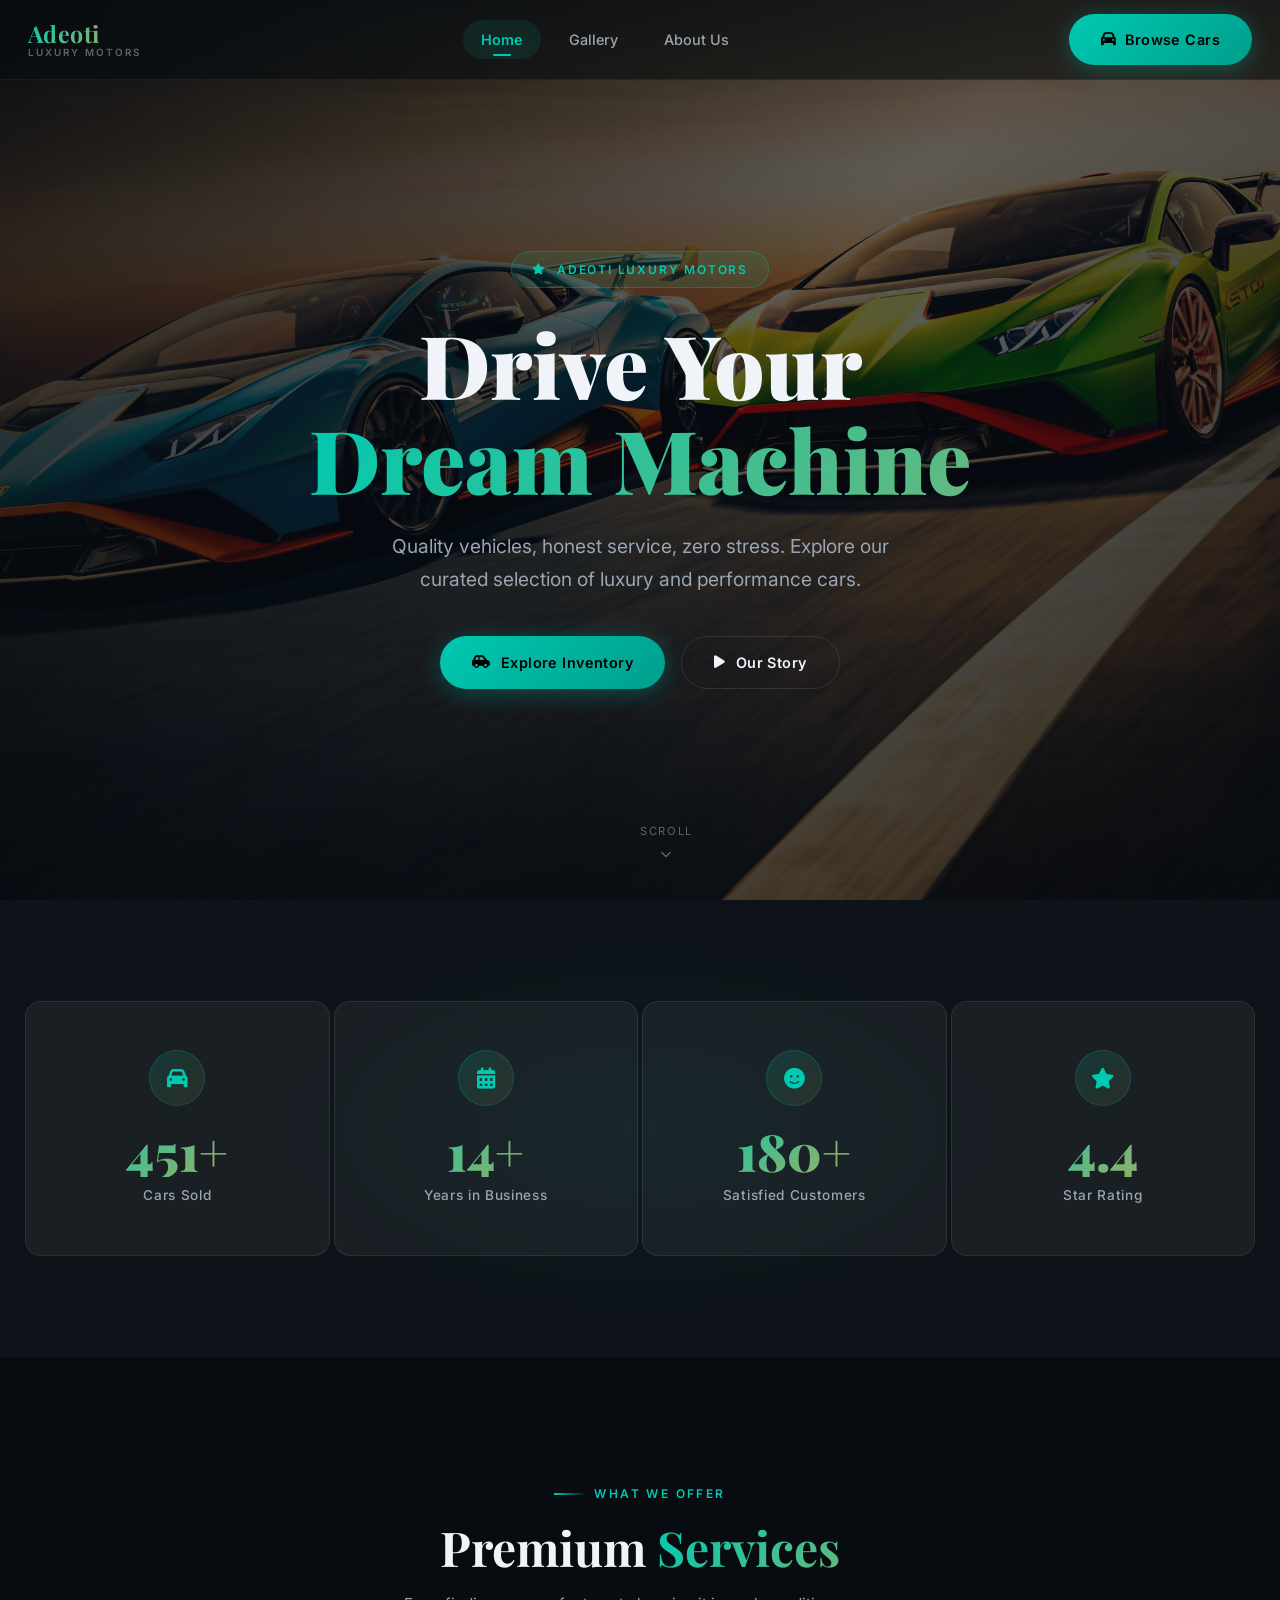
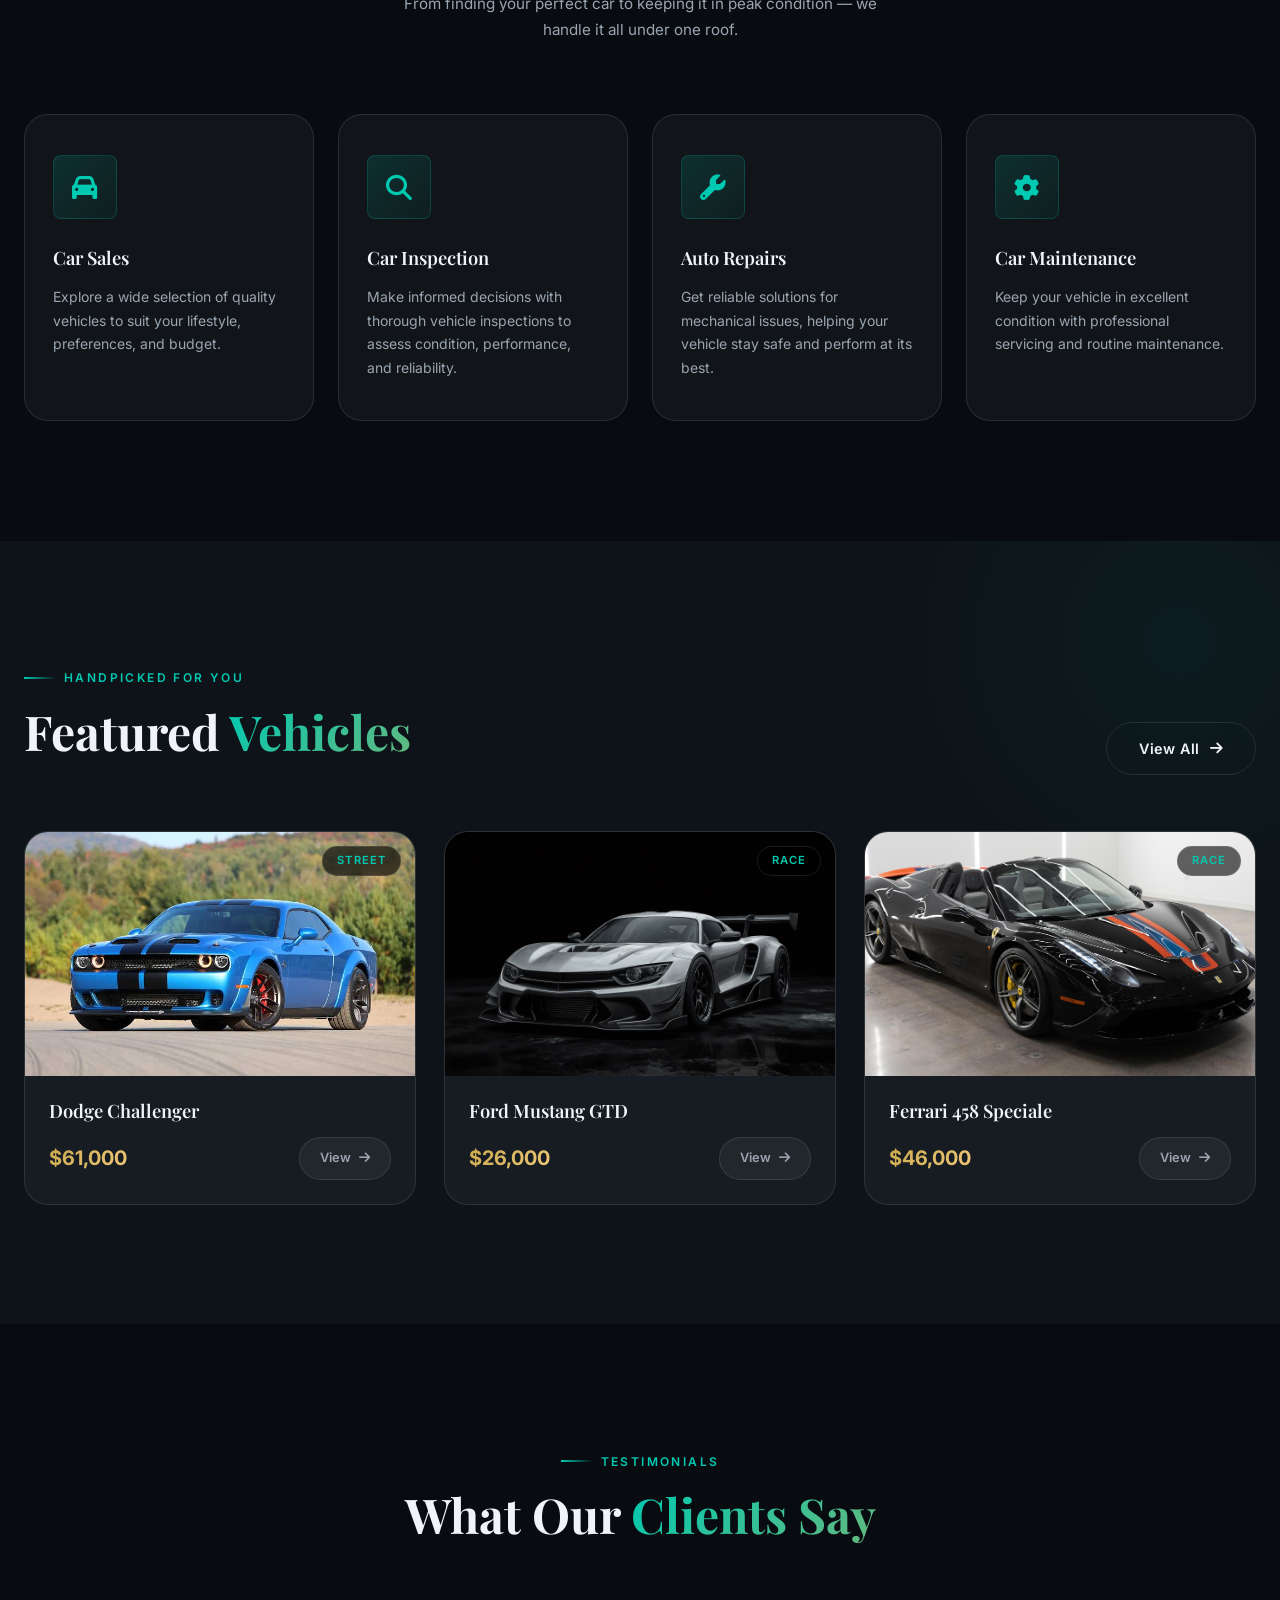
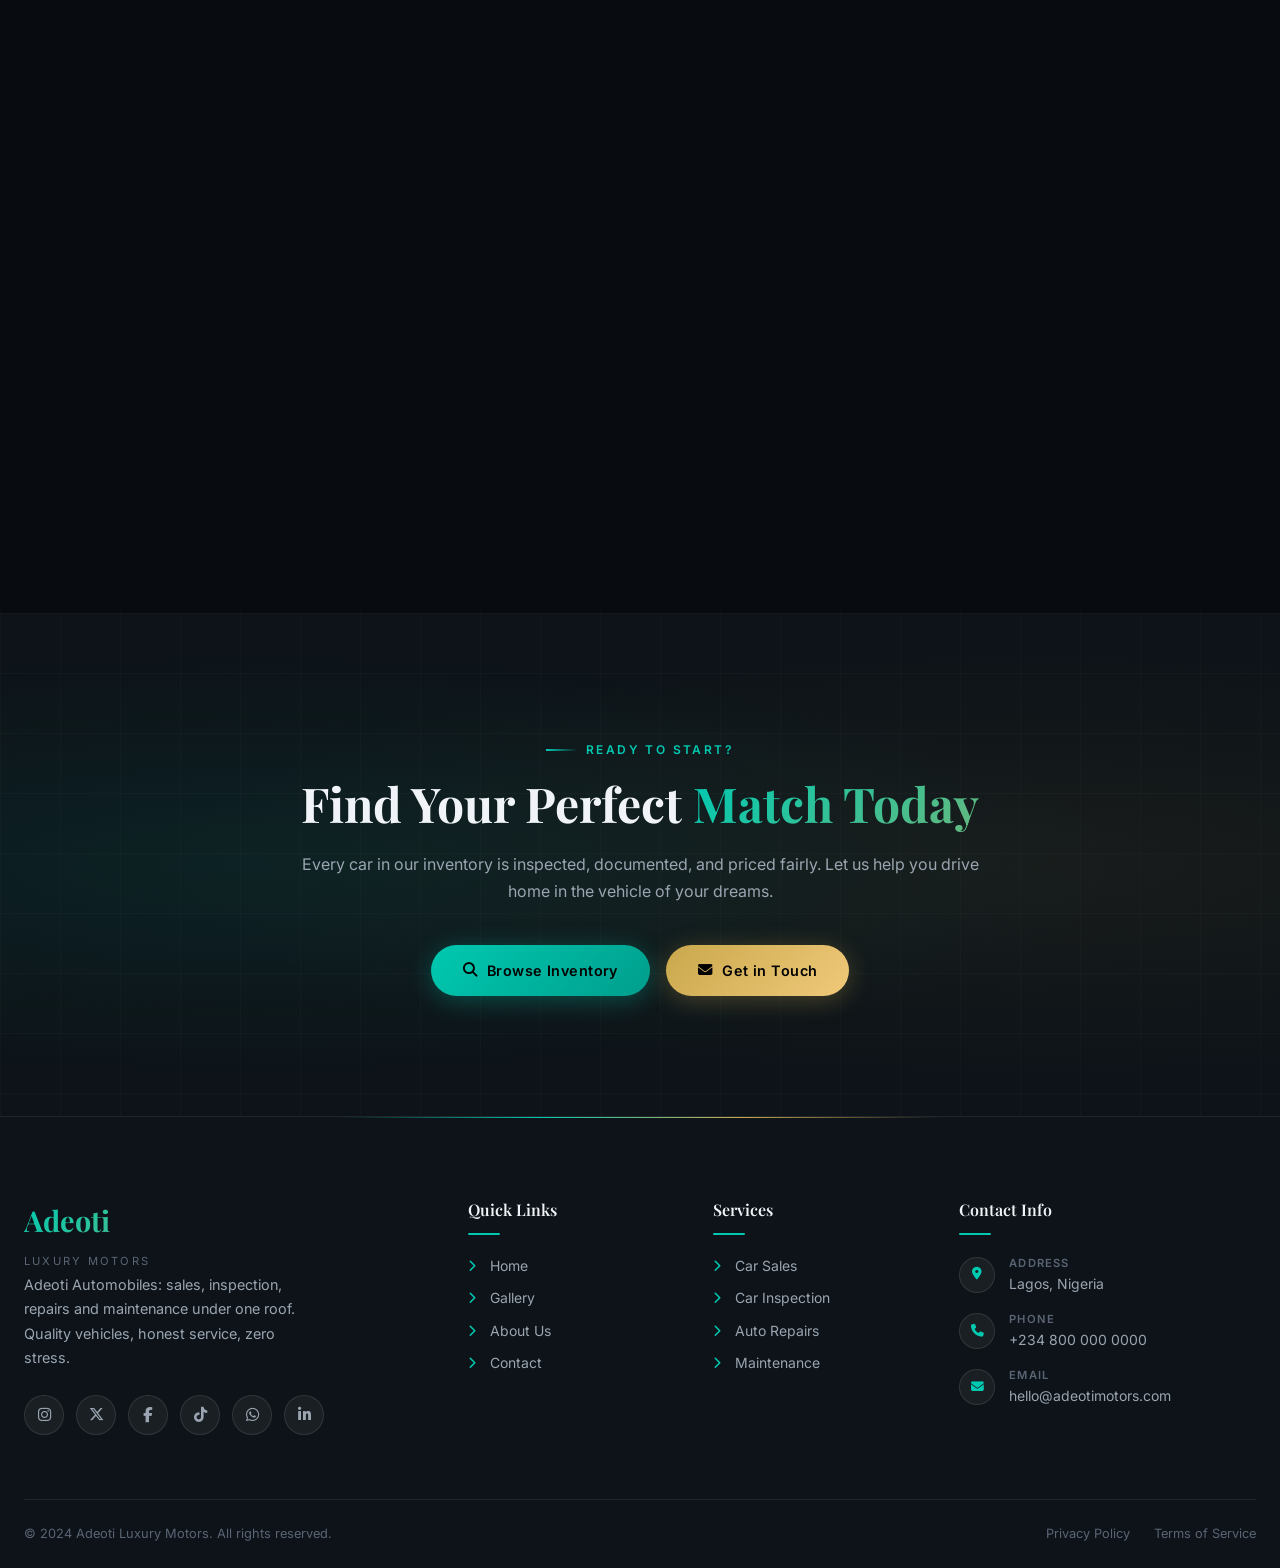
<file: index.html>
<!DOCTYPE html>
<html lang="en">
<head>
  <meta charset="UTF-8" />
  <meta name="viewport" content="width=device-width, initial-scale=1.0" />
  <title>Adeoti Luxury Motors — Quality Vehicles, Honest Service</title>
  <meta name="description" content="Adeoti Luxury Motors — Premium car dealership offering sales, inspection, repairs and maintenance." />
  <link rel="stylesheet" href="/style.css" />
  <link rel="stylesheet" href="https://cdnjs.cloudflare.com/ajax/libs/font-awesome/6.5.0/css/all.min.css" />
  <style>
    .hero {
      position: relative;
      min-height: 100vh;
      display: flex;
      align-items: center;
      justify-content: center;
      overflow: hidden;
      background: var(--bg-primary);
    }

    .hero-bg {
      position: absolute;
      inset: 0;
      z-index: 0;
    }

    .hero-bg img {
      width: 100%;
      height: 100%;
      object-fit: cover;
      object-position: center;
      transform-origin: center;
      will-change: transform;
    }

    .hero-bg::after {
      content: '';
      position: absolute;
      inset: 0;
      background: linear-gradient(
        135deg,
        rgba(8,12,16,0.92) 0%,
        rgba(8,12,16,0.65) 50%,
        rgba(8,12,16,0.85) 100%
      );
    }

    .hero-particles {
      position: absolute;
      inset: 0;
      z-index: 1;
      overflow: hidden;
    }

    .hero-particle {
      position: absolute;
      border-radius: 50%;
      animation: floatParticle linear infinite;
      opacity: 0;
    }

    @keyframes floatParticle {
      0% { transform: translateY(100vh) scale(0); opacity: 0; }
      10% { opacity: 1; }
      90% { opacity: 1; }
      100% { transform: translateY(-20vh) scale(1); opacity: 0; }
    }

    .hero-content {
      position: relative;
      z-index: 2;
      text-align: center;
      padding: 120px 24px 80px;
      max-width: 900px;
      margin: 0 auto;
    }

    .hero-eyebrow {
      display: inline-flex;
      align-items: center;
      gap: 10px;
      background: rgba(0, 201, 177, 0.1);
      border: 1px solid rgba(0, 201, 177, 0.25);
      border-radius: 100px;
      padding: 8px 20px;
      font-size: 0.75rem;
      font-weight: 600;
      letter-spacing: 0.15em;
      text-transform: uppercase;
      color: var(--teal);
      margin-bottom: 28px;
      animation: fadeDown 0.8s ease both;
    }

    .hero-eyebrow i {
      font-size: 0.7rem;
    }

    @keyframes fadeDown {
      from { opacity: 0; transform: translateY(-20px); }
      to { opacity: 1; transform: translateY(0); }
    }

    .hero-title {
      font-family: var(--font-display);
      font-size: clamp(2.8rem, 7vw, 5.5rem);
      font-weight: 900;
      line-height: 1.08;
      color: var(--text-primary);
      margin-bottom: 24px;
      animation: fadeUp 0.9s ease 0.15s both;
    }

    .hero-title span {
      display: block;
    }

    @keyframes fadeUp {
      from { opacity: 0; transform: translateY(30px); }
      to { opacity: 1; transform: translateY(0); }
    }

    .hero-subtitle {
      font-size: clamp(1rem, 2vw, 1.2rem);
      color: var(--text-secondary);
      max-width: 560px;
      margin: 0 auto 40px;
      line-height: 1.7;
      animation: fadeUp 0.9s ease 0.3s both;
    }

    .hero-actions {
      display: flex;
      gap: 16px;
      justify-content: center;
      flex-wrap: wrap;
      animation: fadeUp 0.9s ease 0.45s both;
    }

    .hero-scroll {
      position: absolute;
      bottom: 40px;
      left: 50%;
      transform: translateX(-50%);
      z-index: 2;
      display: flex;
      flex-direction: column;
      align-items: center;
      gap: 8px;
      color: var(--text-muted);
      font-size: 0.7rem;
      letter-spacing: 0.15em;
      text-transform: uppercase;
      animation: fadeUp 1s ease 0.6s both;
    }

    .hero-scroll i {
      animation: bounce 2s ease infinite;
    }

    @keyframes bounce {
      0%, 100% { transform: translateY(0); }
      50% { transform: translateY(6px); }
    }

    .stats-section {
      padding: 100px 0;
      position: relative;
      background: var(--bg-secondary);
      overflow: hidden;
    }

    .stats-section::before {
      content: '';
      position: absolute;
      top: -1px;
      left: 0;
      right: 0;
      height: 1px;
      background: linear-gradient(90deg, transparent, var(--teal), var(--gold), transparent);
    }

    .stats-section::after {
      content: '';
      position: absolute;
      bottom: -1px;
      left: 0;
      right: 0;
      height: 1px;
      background: linear-gradient(90deg, transparent, var(--gold), var(--teal), transparent);
    }

    .stats-bg-glow {
      position: absolute;
      top: 50%;
      left: 50%;
      transform: translate(-50%, -50%);
      width: 800px;
      height: 400px;
      background: radial-gradient(ellipse, rgba(0,201,177,0.05) 0%, transparent 70%);
      pointer-events: none;
    }

    .stats-grid {
      display: grid;
      grid-template-columns: repeat(4, 1fr);
      gap: 2px;
      position: relative;
    }

    .stat-item {
      text-align: center;
      padding: 48px 32px;
      position: relative;
      background: var(--glass);
      border: 1px solid var(--border);
      border-radius: var(--radius-md);
      margin: 1px;
      transition: var(--transition);
    }

    .stat-item:hover {
      background: var(--bg-card-hover);
      border-color: rgba(0, 201, 177, 0.2);
      box-shadow: var(--shadow-teal);
    }

    .stat-icon {
      width: 56px;
      height: 56px;
      border-radius: 50%;
      background: linear-gradient(135deg, rgba(0,201,177,0.15), rgba(201,168,76,0.1));
      border: 1px solid rgba(0,201,177,0.2);
      display: flex;
      align-items: center;
      justify-content: center;
      margin: 0 auto 20px;
      font-size: 1.3rem;
      color: var(--teal);
    }

    .stat-number {
      font-family: var(--font-display);
      font-size: clamp(2.2rem, 4vw, 3.2rem);
      font-weight: 900;
      line-height: 1;
      margin-bottom: 8px;
      background: linear-gradient(135deg, var(--teal), var(--gold));
      -webkit-background-clip: text;
      -webkit-text-fill-color: transparent;
      background-clip: text;
    }

    .stat-label {
      font-size: 0.85rem;
      font-weight: 500;
      color: var(--text-secondary);
      letter-spacing: 0.05em;
    }

    .services-section {
      padding: 120px 0;
      position: relative;
    }

    .services-header {
      text-align: center;
      margin-bottom: 72px;
    }

    .services-grid {
      display: grid;
      grid-template-columns: repeat(4, 1fr);
      gap: 24px;
    }

    .service-card {
      background: var(--bg-card);
      border: 1px solid var(--glass-border);
      border-radius: var(--radius-lg);
      padding: 40px 28px;
      transition: var(--transition);
      position: relative;
      overflow: hidden;
    }

    .service-card::before {
      content: '';
      position: absolute;
      top: 0;
      left: 0;
      right: 0;
      height: 3px;
      background: linear-gradient(90deg, var(--teal), var(--gold));
      transform: scaleX(0);
      transform-origin: left;
      transition: transform 0.4s ease;
    }

    .service-card:hover {
      transform: translateY(-8px);
      background: var(--bg-card-hover);
      border-color: rgba(0, 201, 177, 0.2);
      box-shadow: 0 24px 60px rgba(0,0,0,0.4), var(--shadow-teal);
    }

    .service-card:hover::before {
      transform: scaleX(1);
    }

    .service-icon {
      width: 64px;
      height: 64px;
      border-radius: var(--radius-sm);
      background: linear-gradient(135deg, rgba(0,201,177,0.15), rgba(0,201,177,0.05));
      border: 1px solid rgba(0,201,177,0.2);
      display: flex;
      align-items: center;
      justify-content: center;
      margin-bottom: 24px;
      font-size: 1.6rem;
      color: var(--teal);
      transition: var(--transition);
    }

    .service-card:hover .service-icon {
      background: linear-gradient(135deg, var(--teal), var(--teal-dark));
      color: #000;
      box-shadow: 0 8px 24px var(--teal-glow);
    }

    .service-card h3 {
      font-family: var(--font-display);
      font-size: 1.15rem;
      font-weight: 600;
      color: var(--text-primary);
      margin-bottom: 12px;
    }

    .service-card p {
      font-size: 0.875rem;
      color: var(--text-secondary);
      line-height: 1.7;
    }

    .featured-section {
      padding: 120px 0;
      background: var(--bg-secondary);
      position: relative;
      overflow: hidden;
    }

    .featured-section::before {
      content: '';
      position: absolute;
      top: -200px;
      right: -200px;
      width: 600px;
      height: 600px;
      border-radius: 50%;
      background: radial-gradient(circle, rgba(0,201,177,0.05) 0%, transparent 70%);
      pointer-events: none;
    }

    .featured-header {
      display: flex;
      align-items: flex-end;
      justify-content: space-between;
      margin-bottom: 56px;
      gap: 24px;
    }

    .featured-grid {
      display: grid;
      grid-template-columns: repeat(3, 1fr);
      gap: 28px;
    }

    .reviews-section {
      padding: 120px 0;
    }

    .reviews-header {
      text-align: center;
      margin-bottom: 72px;
    }

    .reviews-grid {
      display: grid;
      grid-template-columns: repeat(2, 1fr);
      gap: 28px;
    }

    .review-card {
      background: var(--bg-card);
      border: 1px solid var(--glass-border);
      border-radius: var(--radius-lg);
      padding: 36px;
      position: relative;
      overflow: hidden;
      transition: var(--transition);
    }

    .review-card::before {
      content: '\f10d';
      font-family: 'Font Awesome 6 Free';
      font-weight: 900;
      position: absolute;
      top: 24px;
      right: 28px;
      font-size: 3rem;
      color: rgba(0, 201, 177, 0.1);
      line-height: 1;
    }

    .review-card:hover {
      border-color: rgba(0, 201, 177, 0.2);
      box-shadow: 0 16px 48px rgba(0,0,0,0.3);
      transform: translateY(-4px);
    }

    .review-stars {
      display: flex;
      gap: 4px;
      margin-bottom: 16px;
      color: var(--gold);
      font-size: 0.85rem;
    }

    .review-text {
      font-size: 0.925rem;
      color: var(--text-secondary);
      line-height: 1.75;
      margin-bottom: 24px;
      font-style: italic;
    }

    .review-author {
      display: flex;
      align-items: center;
      gap: 14px;
    }

    .review-avatar {
      width: 46px;
      height: 46px;
      border-radius: 50%;
      overflow: hidden;
      border: 2px solid var(--teal);
      flex-shrink: 0;
    }

    .review-avatar img {
      width: 100%;
      height: 100%;
      object-fit: cover;
    }

    .review-name {
      font-weight: 600;
      font-size: 0.9rem;
      color: var(--text-primary);
    }

    .review-role {
      font-size: 0.75rem;
      color: var(--text-muted);
    }

    .cta-section {
      padding: 120px 0;
      background: var(--bg-secondary);
      position: relative;
      overflow: hidden;
    }

    .cta-bg {
      position: absolute;
      inset: 0;
      background:
        radial-gradient(ellipse at 20% 50%, rgba(0,201,177,0.08) 0%, transparent 60%),
        radial-gradient(ellipse at 80% 50%, rgba(201,168,76,0.06) 0%, transparent 60%);
    }

    .cta-grid-bg {
      position: absolute;
      inset: 0;
      background-image:
        linear-gradient(rgba(255,255,255,0.02) 1px, transparent 1px),
        linear-gradient(90deg, rgba(255,255,255,0.02) 1px, transparent 1px);
      background-size: 60px 60px;
    }

    .cta-content {
      position: relative;
      z-index: 1;
      text-align: center;
      max-width: 680px;
      margin: 0 auto;
    }

    .cta-content .section-title {
      margin-bottom: 20px;
    }

    .cta-content p {
      font-size: 1rem;
      color: var(--text-secondary);
      margin-bottom: 40px;
      line-height: 1.7;
    }

    .cta-actions {
      display: flex;
      gap: 16px;
      justify-content: center;
      flex-wrap: wrap;
    }

    @media (max-width: 1024px) {
      .stats-grid {
        grid-template-columns: repeat(2, 1fr);
        gap: 16px;
      }

      .services-grid {
        grid-template-columns: repeat(2, 1fr);
        gap: 20px;
      }

      .featured-grid {
        grid-template-columns: repeat(2, 1fr);
      }

      .reviews-grid {
        grid-template-columns: repeat(2, 1fr);
      }

      .featured-header {
        flex-direction: column;
        align-items: flex-start;
      }
    }

    @media (max-width: 640px) {
      .featured-grid,
      .reviews-grid {
        grid-template-columns: 1fr;
      }

      .review-card {
        padding: 28px 22px;
      }
    }

    @media (max-width: 480px) {
      .hero-content {
        padding: 110px 16px 80px;
      }

      .hero-title {
        font-size: 2.4rem;
      }

      .stats-grid {
        grid-template-columns: repeat(2, 1fr);
        gap: 12px;
      }

      .stat-item {
        padding: 32px 16px;
      }

      .services-grid {
        grid-template-columns: 1fr;
        gap: 16px;
      }

      .featured-grid {
        grid-template-columns: 1fr;
      }

      .reviews-grid {
        grid-template-columns: 1fr;
      }

      .hero-actions {
        flex-direction: column;
        align-items: center;
      }
    }
  </style>
</head>
<body class="page-transition">

  <nav id="main-nav">
    <div class="nav-inner">
      <a href="/" class="nav-logo" aria-label="Adeoti Luxury Motors Home">
        <span class="brand-name">Adeoti</span>
        <span class="brand-sub">Luxury Motors</span>
      </a>
      <ul class="nav-links" role="list">
        <li><a href="/" class="active" aria-current="page">Home</a></li>
        <li><a href="/gallery/">Gallery</a></li>
        <li><a href="/about/">About Us</a></li>
      </ul>
      <div class="nav-cta">
        <a href="/gallery/" class="btn btn-primary">
          <i class="fa-solid fa-car"></i>
          Browse Cars
        </a>
      </div>
      <button class="hamburger" id="hamburger" aria-label="Toggle navigation" aria-expanded="false">
        <span></span>
        <span></span>
        <span></span>
      </button>
    </div>
  </nav>

  <div class="mobile-overlay" id="mobile-overlay" role="presentation"></div>
  <nav class="mobile-nav" id="mobile-nav" aria-label="Mobile navigation">
    <div class="mobile-nav-header">
      <a href="/" class="nav-logo" aria-label="Adeoti Luxury Motors Home">
        <span class="brand-name">Adeoti</span>
        <span class="brand-sub">Luxury Motors</span>
      </a>
      <button class="mobile-nav-close" id="mobile-nav-close" aria-label="Close navigation">
        <i class="fa-solid fa-xmark"></i>
      </button>
    </div>
    <div class="mobile-nav-links">
      <a href="/" class="mobile-link active">
        <i class="fa-solid fa-house"></i>
        <span>Home</span>
      </a>
      <a href="/gallery/" class="mobile-link">
        <i class="fa-solid fa-car-side"></i>
        <span>Gallery</span>
      </a>
      <a href="/about/" class="mobile-link">
        <i class="fa-solid fa-circle-info"></i>
        <span>About Us</span>
      </a>
    </div>
    <div class="mobile-nav-action">
      <a href="/gallery/" class="btn btn-primary">
        <i class="fa-solid fa-car"></i>
        <span>Browse Inventory</span>
      </a>
    </div>
    <div class="mobile-nav-footer">
      <span class="social-title">Connect With Us</span>
      <div class="social-icons">
        <a href="#" aria-label="Instagram"><i class="fa-brands fa-instagram"></i></a>
        <a href="#" aria-label="Twitter"><i class="fa-brands fa-x-twitter"></i></a>
        <a href="#" aria-label="Facebook"><i class="fa-brands fa-facebook-f"></i></a>
        <a href="#" aria-label="TikTok"><i class="fa-brands fa-tiktok"></i></a>
      </div>
    </div>
  </nav>

  <main>
    <section class="hero" aria-label="Hero section">
      <div class="hero-bg">
        <img src="/data/images/Lamborghini-Huracan.JPG" alt="Lamborghini Huracan" id="hero-parallax" />
      </div>
      <div class="hero-particles" id="hero-particles" aria-hidden="true"></div>
      <div class="hero-content">
        <div class="hero-eyebrow">
          <i class="fa-solid fa-star"></i>
          Adeoti Luxury Motors
        </div>
        <h1 class="hero-title">
          <span>Drive Your</span>
          <span class="gradient-text">Dream Machine</span>
        </h1>
        <p class="hero-subtitle">Quality vehicles, honest service, zero stress. Explore our curated selection of luxury and performance cars.</p>
        <div class="hero-actions">
          <a href="/gallery/" class="btn btn-primary">
            <i class="fa-solid fa-car-side"></i>
            Explore Inventory
          </a>
          <a href="/about/" class="btn btn-outline">
            <i class="fa-solid fa-play"></i>
            Our Story
          </a>
        </div>
      </div>
      <div class="hero-scroll" aria-hidden="true">
        <span>Scroll</span>
        <i class="fa-solid fa-chevron-down"></i>
      </div>
    </section>

    <section class="stats-section" aria-label="Statistics">
      <div class="stats-bg-glow" aria-hidden="true"></div>
      <div class="container">
        <div class="stats-grid">
          <div class="stat-item scroll-reveal">
            <div class="stat-icon" aria-hidden="true"><i class="fa-solid fa-car"></i></div>
            <div class="stat-number" data-target="500" data-suffix="+">0</div>
            <div class="stat-label">Cars Sold</div>
          </div>
          <div class="stat-item scroll-reveal" style="transition-delay:0.1s">
            <div class="stat-icon" aria-hidden="true"><i class="fa-solid fa-calendar-days"></i></div>
            <div class="stat-number" data-target="15" data-suffix="+">0</div>
            <div class="stat-label">Years in Business</div>
          </div>
          <div class="stat-item scroll-reveal" style="transition-delay:0.2s">
            <div class="stat-icon" aria-hidden="true"><i class="fa-solid fa-face-smile"></i></div>
            <div class="stat-number" data-target="200" data-suffix="+">0</div>
            <div class="stat-label">Satisfied Customers</div>
          </div>
          <div class="stat-item scroll-reveal" style="transition-delay:0.3s">
            <div class="stat-icon" aria-hidden="true"><i class="fa-solid fa-star"></i></div>
            <div class="stat-number" data-target="4.9" data-suffix="" data-decimal="true">0</div>
            <div class="stat-label">Star Rating</div>
          </div>
        </div>
      </div>
    </section>

    <section class="services-section" aria-labelledby="services-heading">
      <div class="container">
        <div class="services-header">
          <div class="section-label">What We Offer</div>
          <h2 class="section-title" id="services-heading">
            Premium <span class="gradient-text">Services</span>
          </h2>
          <p style="color:var(--text-secondary);max-width:520px;margin:0 auto;font-size:0.95rem;line-height:1.7">
            From finding your perfect car to keeping it in peak condition — we handle it all under one roof.
          </p>
        </div>
        <div class="services-grid" id="services-grid"></div>
      </div>
    </section>

    <section class="featured-section" aria-labelledby="featured-heading">
      <div class="container">
        <div class="featured-header">
          <div>
            <div class="section-label">Handpicked For You</div>
            <h2 class="section-title" id="featured-heading">
              Featured <span class="gradient-text">Vehicles</span>
            </h2>
          </div>
          <a href="/gallery/" class="btn btn-outline">
            View All
            <i class="fa-solid fa-arrow-right"></i>
          </a>
        </div>
        <div class="featured-grid" id="featured-grid"></div>
      </div>
    </section>

    <section class="reviews-section" aria-labelledby="reviews-heading">
      <div class="container">
        <div class="reviews-header">
          <div class="section-label">Testimonials</div>
          <h2 class="section-title" id="reviews-heading">
            What Our <span class="gradient-text">Clients Say</span>
          </h2>
        </div>
        <div class="reviews-grid" id="reviews-grid"></div>
      </div>
    </section>

    <section class="cta-section" aria-label="Call to action">
      <div class="cta-bg" aria-hidden="true"></div>
      <div class="cta-grid-bg" aria-hidden="true"></div>
      <div class="container">
        <div class="cta-content scroll-reveal">
          <div class="section-label">Ready to Start?</div>
          <h2 class="section-title">
            Find Your Perfect <span class="gradient-text">Match Today</span>
          </h2>
          <p>Every car in our inventory is inspected, documented, and priced fairly. Let us help you drive home in the vehicle of your dreams.</p>
          <div class="cta-actions">
            <a href="/gallery/" class="btn btn-primary">
              <i class="fa-solid fa-magnifying-glass"></i>
              Browse Inventory
            </a>
            <a href="/about/#contact" class="btn btn-gold">
              <i class="fa-solid fa-envelope"></i>
              Get in Touch
            </a>
          </div>
        </div>
      </div>
    </section>
  </main>

  <footer aria-label="Site footer">
    <div class="container">
      <div class="footer-grid">
        <div class="footer-brand">
          <span class="brand-name">Adeoti</span>
          <span class="brand-tagline">Luxury Motors</span>
          <p>Adeoti Automobiles: sales, inspection, repairs and maintenance under one roof. Quality vehicles, honest service, zero stress.</p>
          <div class="footer-social">
            <a href="#" aria-label="Instagram"><i class="fa-brands fa-instagram"></i></a>
            <a href="#" aria-label="X (Twitter)"><i class="fa-brands fa-x-twitter"></i></a>
            <a href="#" aria-label="Facebook"><i class="fa-brands fa-facebook-f"></i></a>
            <a href="#" aria-label="TikTok"><i class="fa-brands fa-tiktok"></i></a>
            <a href="#" aria-label="WhatsApp"><i class="fa-brands fa-whatsapp"></i></a>
            <a href="#" aria-label="LinkedIn"><i class="fa-brands fa-linkedin-in"></i></a>
          </div>
        </div>
        <div class="footer-col">
          <h4>Quick Links</h4>
          <ul>
            <li><a href="/"><i class="fa-solid fa-chevron-right"></i>Home</a></li>
            <li><a href="/gallery/"><i class="fa-solid fa-chevron-right"></i>Gallery</a></li>
            <li><a href="/about/"><i class="fa-solid fa-chevron-right"></i>About Us</a></li>
            <li><a href="/about/#contact"><i class="fa-solid fa-chevron-right"></i>Contact</a></li>
          </ul>
        </div>
        <div class="footer-col">
          <h4>Services</h4>
          <ul>
            <li><a href="/gallery/"><i class="fa-solid fa-chevron-right"></i>Car Sales</a></li>
            <li><a href="/about/#contact"><i class="fa-solid fa-chevron-right"></i>Car Inspection</a></li>
            <li><a href="/about/#contact"><i class="fa-solid fa-chevron-right"></i>Auto Repairs</a></li>
            <li><a href="/about/#contact"><i class="fa-solid fa-chevron-right"></i>Maintenance</a></li>
          </ul>
        </div>
        <div class="footer-col">
          <h4>Contact Info</h4>
          <div class="footer-contact-item">
            <i class="fa-solid fa-location-dot"></i>
            <div>
              <span>Address</span>
              <span>Lagos, Nigeria</span>
            </div>
          </div>
          <div class="footer-contact-item">
            <i class="fa-solid fa-phone"></i>
            <div>
              <span>Phone</span>
              <span>+234 800 000 0000</span>
            </div>
          </div>
          <div class="footer-contact-item">
            <i class="fa-solid fa-envelope"></i>
            <div>
              <span>Email</span>
              <span>hello@adeotimotors.com</span>
            </div>
          </div>
        </div>
      </div>
      <div class="footer-bottom">
        <p>&copy; 2024 Adeoti Luxury Motors. All rights reserved.</p>
        <div class="footer-bottom-links">
          <a href="#">Privacy Policy</a>
          <a href="#">Terms of Service</a>
        </div>
      </div>
    </div>
  </footer>

  <script src="/script.js"></script>
</body>
</html>
</file>
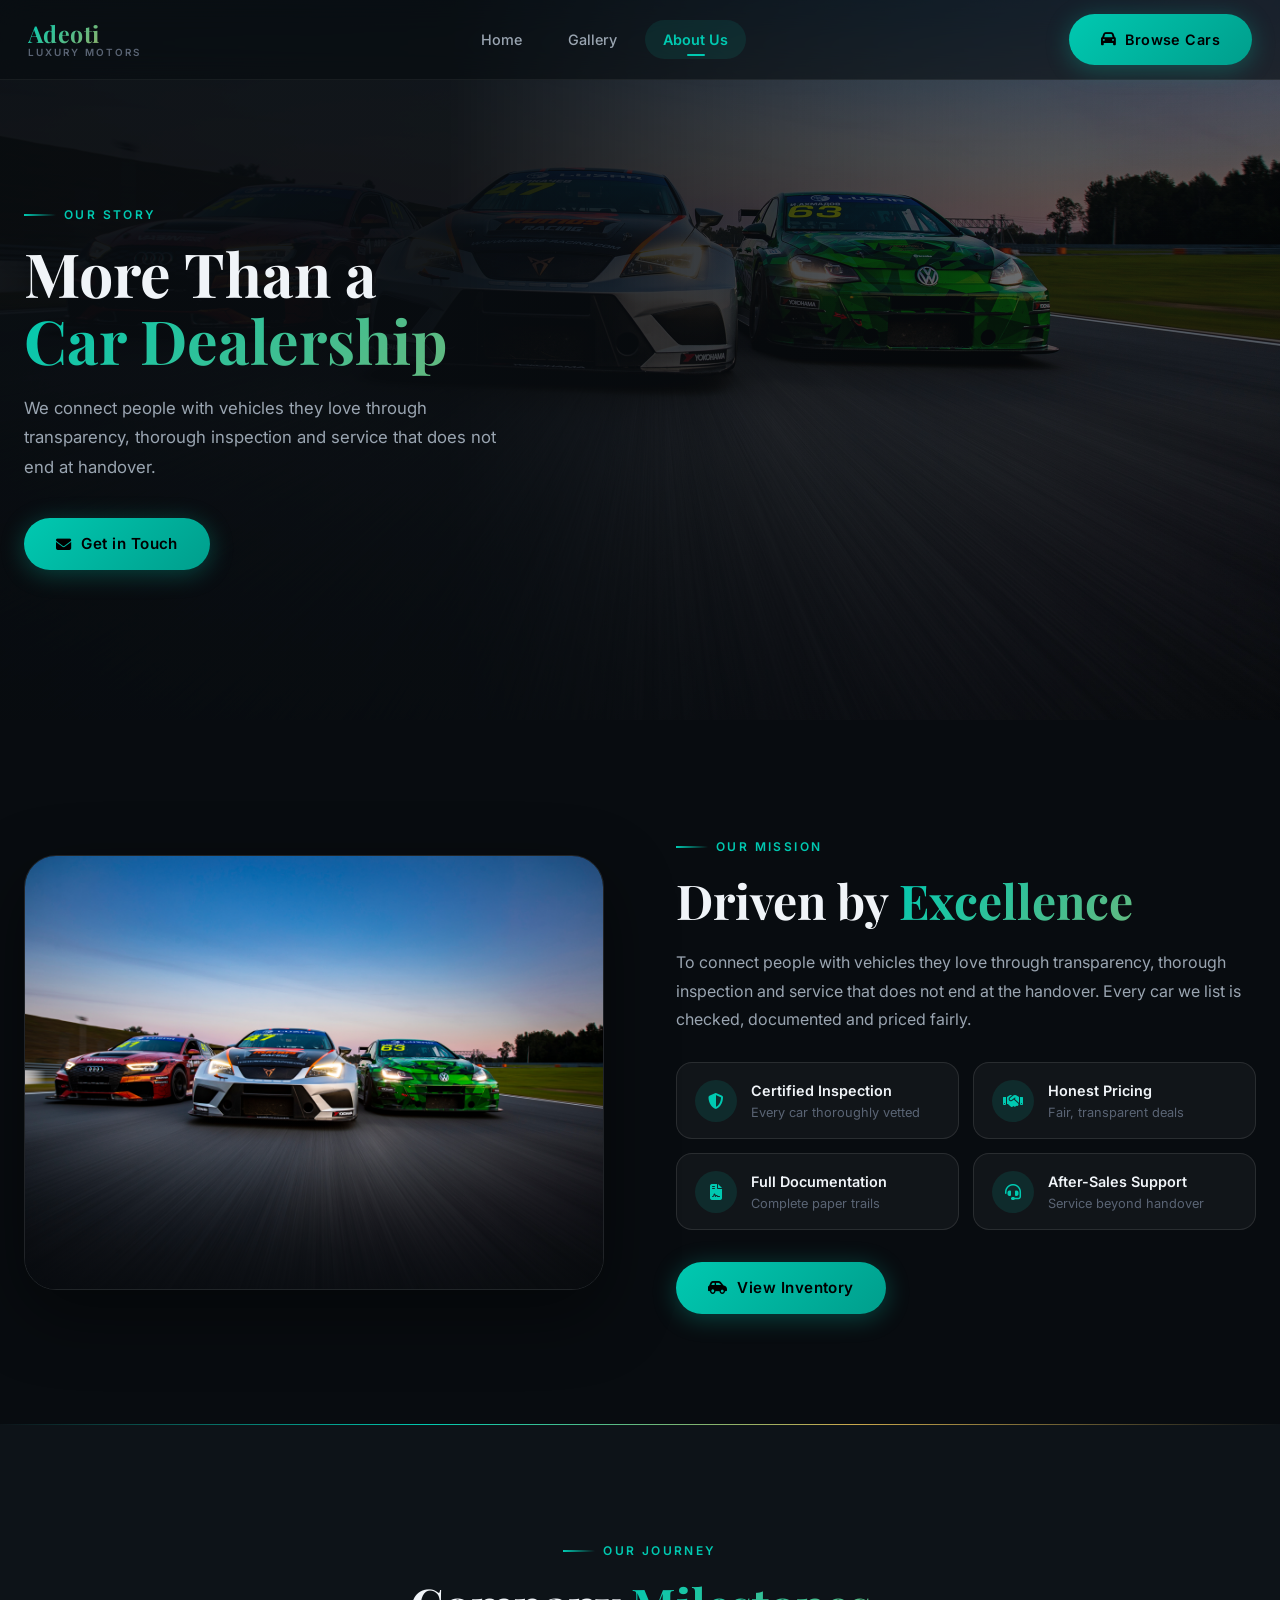
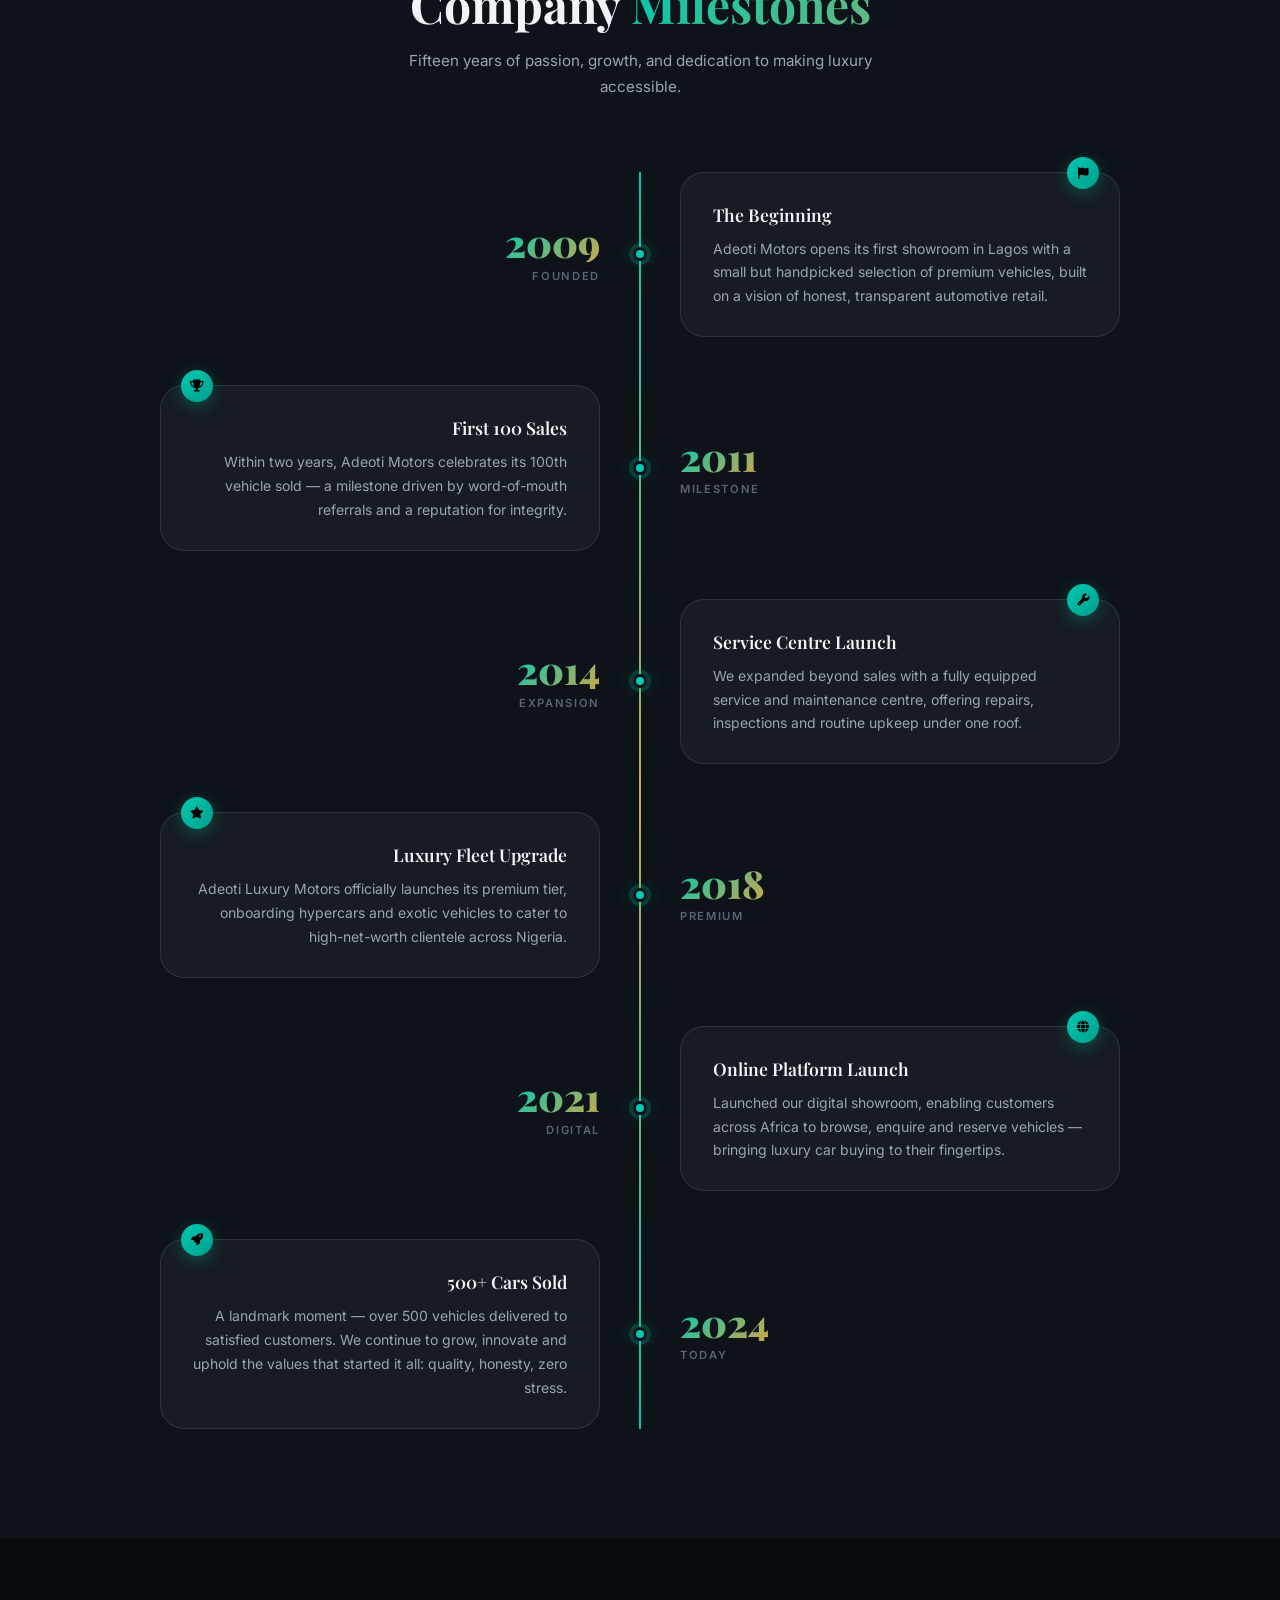
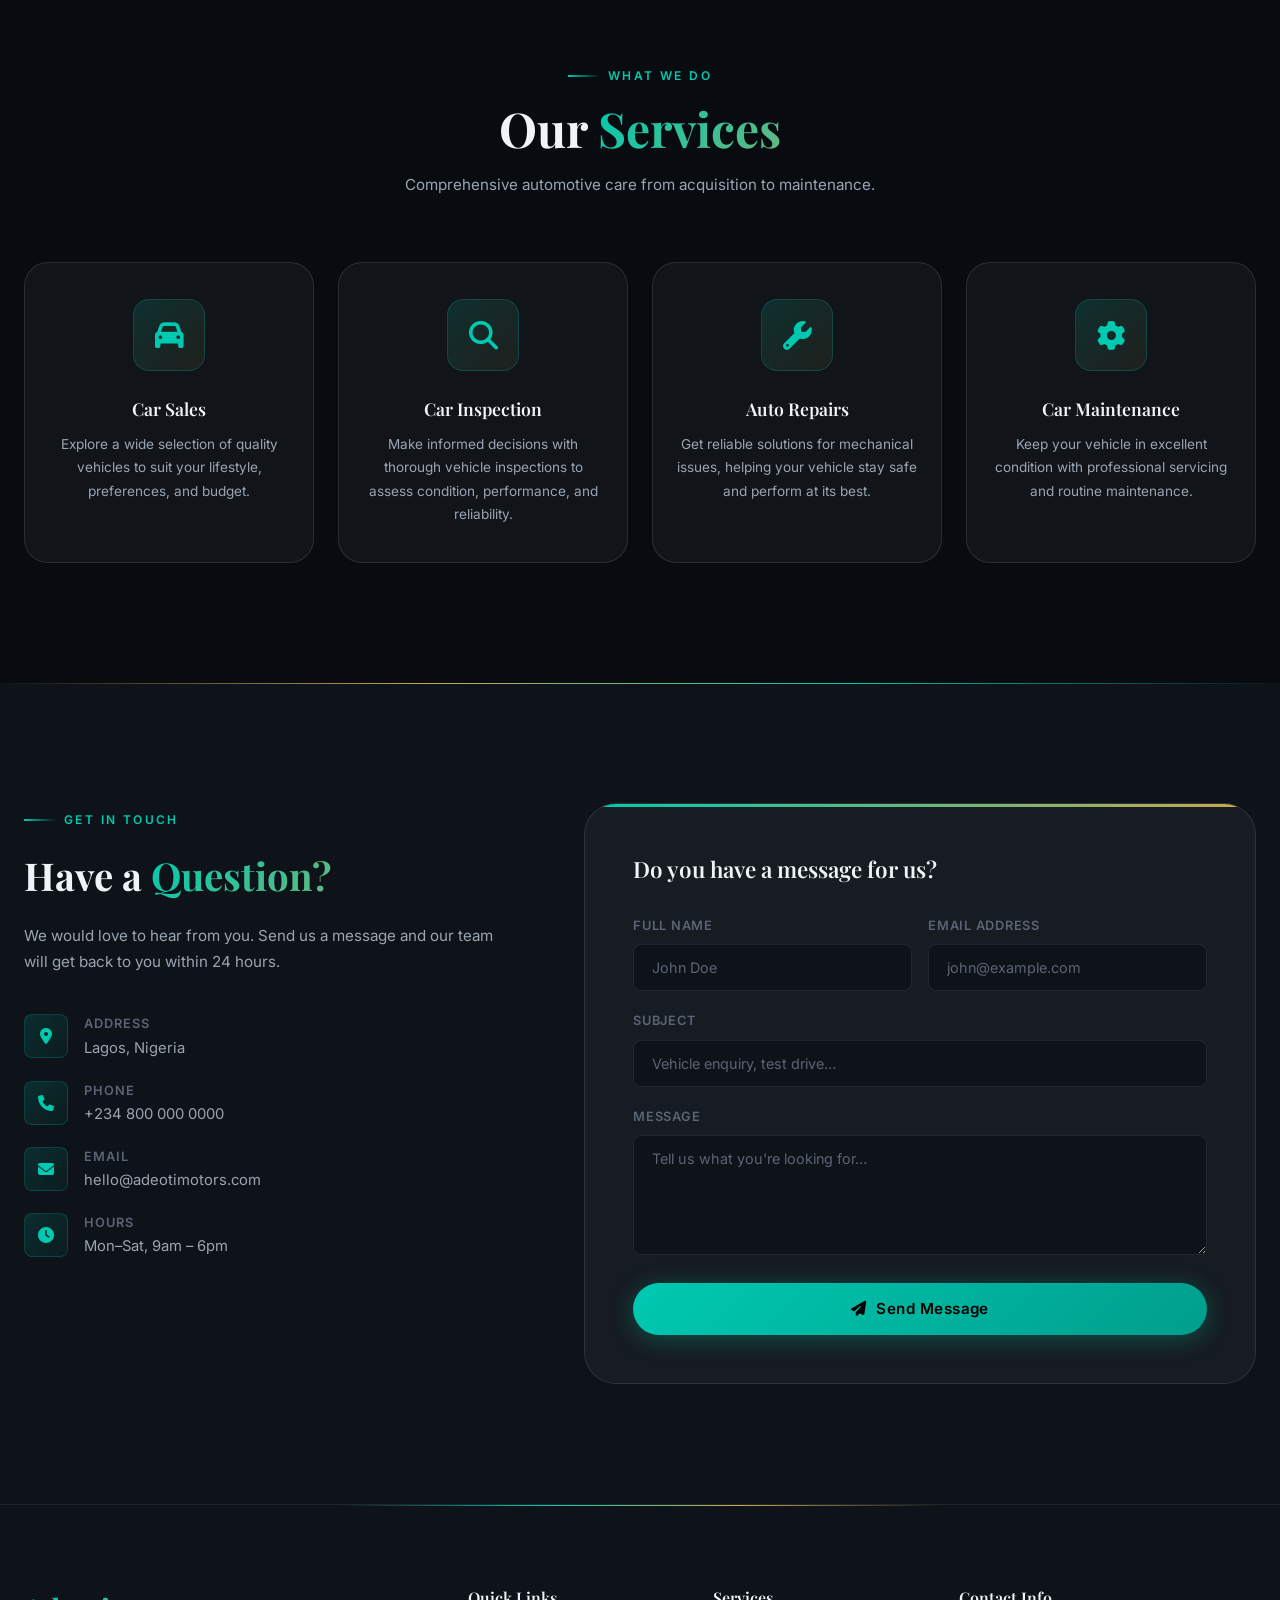
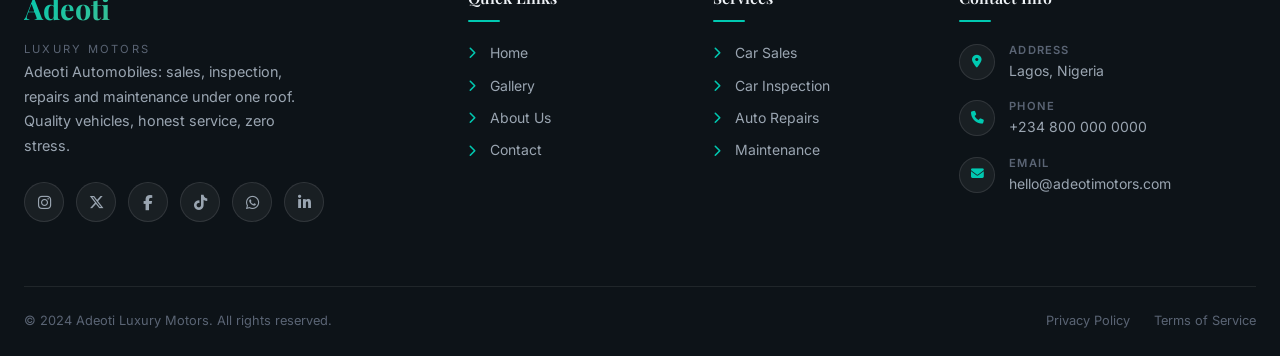
<file: about/index.html>
<!DOCTYPE html>
<html lang="en">
<head>
  <meta charset="UTF-8" />
  <meta name="viewport" content="width=device-width, initial-scale=1.0" />
  <title>About Us — Adeoti Luxury Motors</title>
  <meta name="description" content="Learn about Adeoti Luxury Motors — our mission, history, and commitment to quality vehicles and honest service." />
  <link rel="stylesheet" href="/style.css" />
  <link rel="stylesheet" href="/about/style.css" />
  <link rel="stylesheet" href="https://cdnjs.cloudflare.com/ajax/libs/font-awesome/6.5.0/css/all.min.css" />
</head>
<body class="page-transition">

  <nav id="main-nav" class="scrolled">
    <div class="nav-inner">
      <a href="/" class="nav-logo" aria-label="Adeoti Luxury Motors Home">
        <span class="brand-name">Adeoti</span>
        <span class="brand-sub">Luxury Motors</span>
      </a>
      <ul class="nav-links" role="list">
        <li><a href="/">Home</a></li>
        <li><a href="/gallery/">Gallery</a></li>
        <li><a href="/about/" class="active" aria-current="page">About Us</a></li>
      </ul>
      <div class="nav-cta">
        <a href="/gallery/" class="btn btn-primary">
          <i class="fa-solid fa-car"></i>
          Browse Cars
        </a>
      </div>
      <button class="hamburger" id="hamburger" aria-label="Toggle navigation" aria-expanded="false">
        <span></span>
        <span></span>
        <span></span>
      </button>
    </div>
  </nav>

  <div class="mobile-overlay" id="mobile-overlay" role="presentation"></div>
  <nav class="mobile-nav" id="mobile-nav" aria-label="Mobile navigation">
    <div class="mobile-nav-header">
      <a href="/" class="nav-logo" aria-label="Adeoti Luxury Motors Home">
        <span class="brand-name">Adeoti</span>
        <span class="brand-sub">Luxury Motors</span>
      </a>
      <button class="mobile-nav-close" id="mobile-nav-close" aria-label="Close navigation">
        <i class="fa-solid fa-xmark"></i>
      </button>
    </div>
    <div class="mobile-nav-links">
      <a href="/" class="mobile-link">
        <i class="fa-solid fa-house"></i>
        <span>Home</span>
      </a>
      <a href="/gallery/" class="mobile-link">
        <i class="fa-solid fa-car-side"></i>
        <span>Gallery</span>
      </a>
      <a href="/about/" class="mobile-link active">
        <i class="fa-solid fa-circle-info"></i>
        <span>About Us</span>
      </a>
    </div>
    <div class="mobile-nav-action">
      <a href="/gallery/" class="btn btn-primary">
        <i class="fa-solid fa-car"></i>
        <span>Browse Inventory</span>
      </a>
    </div>
    <div class="mobile-nav-footer">
      <span class="social-title">Connect With Us</span>
      <div class="social-icons">
        <a href="#" aria-label="Instagram"><i class="fa-brands fa-instagram"></i></a>
        <a href="#" aria-label="Twitter"><i class="fa-brands fa-x-twitter"></i></a>
        <a href="#" aria-label="Facebook"><i class="fa-brands fa-facebook-f"></i></a>
        <a href="#" aria-label="TikTok"><i class="fa-brands fa-tiktok"></i></a>
      </div>
    </div>
  </nav>

  <main>
    <section class="about-hero" aria-label="About us hero">
      <div class="about-hero-bg">
        <img src="/data/images/Race.JPG" alt="Racing cars on track" />
      </div>
      <div class="container">
        <div class="about-hero-content">
          <div class="section-label">Our Story</div>
          <h1>
            More Than a<br />
            <span class="gradient-text">Car Dealership</span>
          </h1>
          <p>We connect people with vehicles they love through transparency, thorough inspection and service that does not end at handover.</p>
          <a href="#contact" class="btn btn-primary">
            <i class="fa-solid fa-envelope"></i>
            Get in Touch
          </a>
        </div>
      </div>
    </section>

    <section class="mission-section" aria-labelledby="mission-heading">
      <div class="container">
        <div class="mission-grid">
          <div class="mission-image scroll-reveal-left">
            <img src="/data/images/Race.JPG" alt="Luxury cars at Adeoti Motors" loading="lazy" />
          </div>
          <div class="mission-content scroll-reveal-right">
            <div class="section-label">Our Mission</div>
            <h2 class="section-title" id="mission-heading">
              Driven by <span class="gradient-text">Excellence</span>
            </h2>
            <p id="mission-text">To connect people with vehicles they love through transparency, thorough inspection and service that does not end at the handover. Every car we list is checked, documented and priced fairly.</p>
            <div class="mission-highlights">
              <div class="mission-highlight">
                <i class="fa-solid fa-shield-halved" aria-hidden="true"></i>
                <div>
                  <strong>Certified Inspection</strong>
                  <span>Every car thoroughly vetted</span>
                </div>
              </div>
              <div class="mission-highlight">
                <i class="fa-solid fa-handshake" aria-hidden="true"></i>
                <div>
                  <strong>Honest Pricing</strong>
                  <span>Fair, transparent deals</span>
                </div>
              </div>
              <div class="mission-highlight">
                <i class="fa-solid fa-file-contract" aria-hidden="true"></i>
                <div>
                  <strong>Full Documentation</strong>
                  <span>Complete paper trails</span>
                </div>
              </div>
              <div class="mission-highlight">
                <i class="fa-solid fa-headset" aria-hidden="true"></i>
                <div>
                  <strong>After-Sales Support</strong>
                  <span>Service beyond handover</span>
                </div>
              </div>
            </div>
            <a href="/gallery/" class="btn btn-primary">
              <i class="fa-solid fa-car-side"></i>
              View Inventory
            </a>
          </div>
        </div>
      </div>
    </section>

    <section class="timeline-section" aria-labelledby="timeline-heading">
      <div class="container">
        <div class="timeline-header">
          <div class="section-label">Our Journey</div>
          <h2 class="section-title" id="timeline-heading">
            Company <span class="gradient-text">Milestones</span>
          </h2>
          <p style="color:var(--text-secondary);max-width:500px;margin:0 auto;font-size:0.95rem;line-height:1.7">
            Fifteen years of passion, growth, and dedication to making luxury accessible.
          </p>
        </div>

        <div class="timeline" role="list">
          <div class="timeline-item scroll-reveal" role="listitem">
            <div class="timeline-year">
              <div class="timeline-year-num">2009</div>
              <div class="timeline-year-label">Founded</div>
            </div>
            <div class="timeline-dot" aria-hidden="true"></div>
            <div class="timeline-content">
              <div class="timeline-icon" aria-hidden="true"><i class="fa-solid fa-flag"></i></div>
              <h3>The Beginning</h3>
              <p>Adeoti Motors opens its first showroom in Lagos with a small but handpicked selection of premium vehicles, built on a vision of honest, transparent automotive retail.</p>
            </div>
          </div>

          <div class="timeline-item scroll-reveal" style="transition-delay:0.1s" role="listitem">
            <div class="timeline-content">
              <div class="timeline-icon" aria-hidden="true"><i class="fa-solid fa-trophy"></i></div>
              <h3>First 100 Sales</h3>
              <p>Within two years, Adeoti Motors celebrates its 100th vehicle sold — a milestone driven by word-of-mouth referrals and a reputation for integrity.</p>
            </div>
            <div class="timeline-dot" aria-hidden="true"></div>
            <div class="timeline-year">
              <div class="timeline-year-num">2011</div>
              <div class="timeline-year-label">Milestone</div>
            </div>
          </div>

          <div class="timeline-item scroll-reveal" style="transition-delay:0.2s" role="listitem">
            <div class="timeline-year">
              <div class="timeline-year-num">2014</div>
              <div class="timeline-year-label">Expansion</div>
            </div>
            <div class="timeline-dot" aria-hidden="true"></div>
            <div class="timeline-content">
              <div class="timeline-icon" aria-hidden="true"><i class="fa-solid fa-wrench"></i></div>
              <h3>Service Centre Launch</h3>
              <p>We expanded beyond sales with a fully equipped service and maintenance centre, offering repairs, inspections and routine upkeep under one roof.</p>
            </div>
          </div>

          <div class="timeline-item scroll-reveal" style="transition-delay:0.3s" role="listitem">
            <div class="timeline-content">
              <div class="timeline-icon" aria-hidden="true"><i class="fa-solid fa-star"></i></div>
              <h3>Luxury Fleet Upgrade</h3>
              <p>Adeoti Luxury Motors officially launches its premium tier, onboarding hypercars and exotic vehicles to cater to high-net-worth clientele across Nigeria.</p>
            </div>
            <div class="timeline-dot" aria-hidden="true"></div>
            <div class="timeline-year">
              <div class="timeline-year-num">2018</div>
              <div class="timeline-year-label">Premium</div>
            </div>
          </div>

          <div class="timeline-item scroll-reveal" style="transition-delay:0.4s" role="listitem">
            <div class="timeline-year">
              <div class="timeline-year-num">2021</div>
              <div class="timeline-year-label">Digital</div>
            </div>
            <div class="timeline-dot" aria-hidden="true"></div>
            <div class="timeline-content">
              <div class="timeline-icon" aria-hidden="true"><i class="fa-solid fa-globe"></i></div>
              <h3>Online Platform Launch</h3>
              <p>Launched our digital showroom, enabling customers across Africa to browse, enquire and reserve vehicles — bringing luxury car buying to their fingertips.</p>
            </div>
          </div>

          <div class="timeline-item scroll-reveal" style="transition-delay:0.5s" role="listitem">
            <div class="timeline-content">
              <div class="timeline-icon" aria-hidden="true"><i class="fa-solid fa-rocket"></i></div>
              <h3>500+ Cars Sold</h3>
              <p>A landmark moment — over 500 vehicles delivered to satisfied customers. We continue to grow, innovate and uphold the values that started it all: quality, honesty, zero stress.</p>
            </div>
            <div class="timeline-dot" aria-hidden="true"></div>
            <div class="timeline-year">
              <div class="timeline-year-num">2024</div>
              <div class="timeline-year-label">Today</div>
            </div>
          </div>
        </div>
      </div>
    </section>

    <section class="services-about-section" aria-labelledby="services-about-heading">
      <div class="container">
        <div style="text-align:center">
          <div class="section-label">What We Do</div>
          <h2 class="section-title" id="services-about-heading">
            Our <span class="gradient-text">Services</span>
          </h2>
          <p style="color:var(--text-secondary);max-width:500px;margin:0 auto;font-size:0.95rem;line-height:1.7">
            Comprehensive automotive care from acquisition to maintenance.
          </p>
        </div>
        <div class="services-about-grid" id="services-about-grid"></div>
      </div>
    </section>

    <section class="contact-section" id="contact" aria-labelledby="contact-heading">
      <div class="container">
        <div class="contact-grid">
          <div class="contact-info scroll-reveal-left">
            <div class="section-label">Get in Touch</div>
            <h2 id="contact-heading">
              Have a <span class="gradient-text">Question?</span>
            </h2>
            <p id="contact-subtitle">We would love to hear from you. Send us a message and our team will get back to you within 24 hours.</p>
            <div class="contact-details">
              <div class="contact-detail-item">
                <i class="fa-solid fa-location-dot" aria-hidden="true"></i>
                <div>
                  <strong>Address</strong>
                  <span>Lagos, Nigeria</span>
                </div>
              </div>
              <div class="contact-detail-item">
                <i class="fa-solid fa-phone" aria-hidden="true"></i>
                <div>
                  <strong>Phone</strong>
                  <span>+234 800 000 0000</span>
                </div>
              </div>
              <div class="contact-detail-item">
                <i class="fa-solid fa-envelope" aria-hidden="true"></i>
                <div>
                  <strong>Email</strong>
                  <span>hello@adeotimotors.com</span>
                </div>
              </div>
              <div class="contact-detail-item">
                <i class="fa-solid fa-clock" aria-hidden="true"></i>
                <div>
                  <strong>Hours</strong>
                  <span>Mon–Sat, 9am – 6pm</span>
                </div>
              </div>
            </div>
          </div>

          <div class="contact-form-wrap scroll-reveal-right">
            <h3 id="form-title">Do you have a message for us?</h3>
            <form id="contact-form" novalidate>
              <div class="form-row">
                <div class="form-group">
                  <label for="cf-name">Full Name</label>
                  <input type="text" id="cf-name" name="name" placeholder="John Doe" required autocomplete="name" />
                </div>
                <div class="form-group">
                  <label for="cf-email">Email Address</label>
                  <input type="email" id="cf-email" name="email" placeholder="john@example.com" required autocomplete="email" />
                </div>
              </div>
              <div class="form-group">
                <label for="cf-subject">Subject</label>
                <input type="text" id="cf-subject" name="subject" placeholder="Vehicle enquiry, test drive…" />
              </div>
              <div class="form-group">
                <label for="cf-message">Message</label>
                <textarea id="cf-message" name="message" rows="5" placeholder="Tell us what you're looking for…" required></textarea>
              </div>
              <button type="submit" class="btn btn-primary btn-submit">
                <i class="fa-solid fa-paper-plane"></i>
                Send Message
              </button>
            </form>
            <div class="form-success" id="form-success" role="alert" aria-live="polite">
              <i class="fa-solid fa-circle-check" aria-hidden="true"></i>
              <p id="form-success-text">Thank you! Your message has been received.</p>
            </div>
          </div>
        </div>
      </div>
    </section>
  </main>

  <footer aria-label="Site footer">
    <div class="container">
      <div class="footer-grid">
        <div class="footer-brand">
          <span class="brand-name">Adeoti</span>
          <span class="brand-tagline">Luxury Motors</span>
          <p>Adeoti Automobiles: sales, inspection, repairs and maintenance under one roof. Quality vehicles, honest service, zero stress.</p>
          <div class="footer-social">
            <a href="#" aria-label="Instagram"><i class="fa-brands fa-instagram"></i></a>
            <a href="#" aria-label="X (Twitter)"><i class="fa-brands fa-x-twitter"></i></a>
            <a href="#" aria-label="Facebook"><i class="fa-brands fa-facebook-f"></i></a>
            <a href="#" aria-label="TikTok"><i class="fa-brands fa-tiktok"></i></a>
            <a href="#" aria-label="WhatsApp"><i class="fa-brands fa-whatsapp"></i></a>
            <a href="#" aria-label="LinkedIn"><i class="fa-brands fa-linkedin-in"></i></a>
          </div>
        </div>
        <div class="footer-col">
          <h4>Quick Links</h4>
          <ul>
            <li><a href="/"><i class="fa-solid fa-chevron-right"></i>Home</a></li>
            <li><a href="/gallery/"><i class="fa-solid fa-chevron-right"></i>Gallery</a></li>
            <li><a href="/about/"><i class="fa-solid fa-chevron-right"></i>About Us</a></li>
            <li><a href="/about/#contact"><i class="fa-solid fa-chevron-right"></i>Contact</a></li>
          </ul>
        </div>
        <div class="footer-col">
          <h4>Services</h4>
          <ul>
            <li><a href="/gallery/"><i class="fa-solid fa-chevron-right"></i>Car Sales</a></li>
            <li><a href="/about/#contact"><i class="fa-solid fa-chevron-right"></i>Car Inspection</a></li>
            <li><a href="/about/#contact"><i class="fa-solid fa-chevron-right"></i>Auto Repairs</a></li>
            <li><a href="/about/#contact"><i class="fa-solid fa-chevron-right"></i>Maintenance</a></li>
          </ul>
        </div>
        <div class="footer-col">
          <h4>Contact Info</h4>
          <div class="footer-contact-item">
            <i class="fa-solid fa-location-dot"></i>
            <div>
              <span>Address</span>
              <span>Lagos, Nigeria</span>
            </div>
          </div>
          <div class="footer-contact-item">
            <i class="fa-solid fa-phone"></i>
            <div>
              <span>Phone</span>
              <span>+234 800 000 0000</span>
            </div>
          </div>
          <div class="footer-contact-item">
            <i class="fa-solid fa-envelope"></i>
            <div>
              <span>Email</span>
              <span>hello@adeotimotors.com</span>
            </div>
          </div>
        </div>
      </div>
      <div class="footer-bottom">
        <p>&copy; 2024 Adeoti Luxury Motors. All rights reserved.</p>
        <div class="footer-bottom-links">
          <a href="#">Privacy Policy</a>
          <a href="#">Terms of Service</a>
        </div>
      </div>
    </div>
  </footer>

  <script src="/about/script.js"></script>
</body>
</html>
</file>
<file: style.css>
@import url('https://fonts.googleapis.com/css2?family=Playfair+Display:wght@400;600;700;900&family=Inter:wght@300;400;500;600;700&display=swap');

:root {
  --teal: #00c9b1;
  --teal-dark: #009e8c;
  --teal-glow: rgba(0, 201, 177, 0.3);
  --gold: #c9a84c;
  --gold-light: #f0c97a;
  --gold-glow: rgba(201, 168, 76, 0.3);
  --bg-primary: #080c10;
  --bg-secondary: #0d1318;
  --bg-card: rgba(255, 255, 255, 0.04);
  --bg-card-hover: rgba(255, 255, 255, 0.08);
  --glass: rgba(255, 255, 255, 0.05);
  --glass-border: rgba(255, 255, 255, 0.1);
  --text-primary: #f0f4f8;
  --text-secondary: #9aa5b1;
  --text-muted: #5a6474;
  --border: rgba(255, 255, 255, 0.08);
  --radius-sm: 8px;
  --radius-md: 16px;
  --radius-lg: 24px;
  --radius-xl: 32px;
  --shadow-teal: 0 0 40px rgba(0, 201, 177, 0.15);
  --shadow-gold: 0 0 40px rgba(201, 168, 76, 0.15);
  --transition: all 0.35s cubic-bezier(0.4, 0, 0.2, 1);
  --font-display: 'Playfair Display', serif;
  --font-body: 'Inter', sans-serif;
  --nav-height: 80px;
}

*, *::before, *::after {
  box-sizing: border-box;
  margin: 0;
  padding: 0;
}

html {
  scroll-behavior: smooth;
  font-size: 16px;
  overflow-x: hidden;
}

body {
  font-family: var(--font-body);
  background-color: var(--bg-primary);
  color: var(--text-primary);
  line-height: 1.6;
  overflow-x: hidden;
  -webkit-font-smoothing: antialiased;
}

img {
  max-width: 100%;
  height: auto;
  display: block;
}

a {
  color: inherit;
  text-decoration: none;
}

button {
  cursor: pointer;
  border: none;
  outline: none;
  font-family: var(--font-body);
}

ul, ol {
  list-style: none;
}

.container {
  width: 100%;
  max-width: 1280px;
  margin: 0 auto;
  padding: 0 24px;
}

.section-label {
  display: inline-flex;
  align-items: center;
  gap: 8px;
  font-size: 0.75rem;
  font-weight: 600;
  letter-spacing: 0.2em;
  text-transform: uppercase;
  color: var(--teal);
  margin-bottom: 16px;
}

.section-label::before {
  content: '';
  width: 32px;
  height: 2px;
  background: linear-gradient(90deg, var(--teal), transparent);
}

.section-title {
  font-family: var(--font-display);
  font-size: clamp(2rem, 4vw, 3rem);
  font-weight: 700;
  line-height: 1.15;
  color: var(--text-primary);
  margin-bottom: 16px;
}

.gradient-text {
  background: linear-gradient(135deg, var(--teal) 0%, var(--gold) 100%);
  -webkit-background-clip: text;
  -webkit-text-fill-color: transparent;
  background-clip: text;
  background-size: 200% 200%;
  animation: shimmer 4s ease infinite;
}

@keyframes shimmer {
  0% { background-position: 0% 50%; }
  50% { background-position: 100% 50%; }
  100% { background-position: 0% 50%; }
}

.btn {
  display: inline-flex;
  align-items: center;
  gap: 10px;
  padding: 14px 32px;
  border-radius: 100px;
  font-size: 0.9rem;
  font-weight: 600;
  letter-spacing: 0.03em;
  transition: var(--transition);
  position: relative;
  overflow: hidden;
}

.btn::after {
  content: '';
  position: absolute;
  inset: 0;
  background: rgba(255,255,255,0.1);
  opacity: 0;
  transition: opacity 0.3s;
}

.btn:hover::after {
  opacity: 1;
}

.btn-primary {
  background: linear-gradient(135deg, var(--teal) 0%, var(--teal-dark) 100%);
  color: #000;
  box-shadow: 0 4px 24px var(--teal-glow);
}

.btn-primary:hover {
  transform: translateY(-2px);
  box-shadow: 0 8px 32px var(--teal-glow);
}

.btn-outline {
  background: transparent;
  color: var(--text-primary);
  border: 1px solid var(--glass-border);
  backdrop-filter: blur(10px);
}

.btn-outline:hover {
  border-color: var(--teal);
  color: var(--teal);
  transform: translateY(-2px);
}

.btn-gold {
  background: linear-gradient(135deg, var(--gold) 0%, var(--gold-light) 100%);
  color: #000;
  box-shadow: 0 4px 24px var(--gold-glow);
}

.btn-gold:hover {
  transform: translateY(-2px);
  box-shadow: 0 8px 32px var(--gold-glow);
}

#main-nav {
  position: fixed;
  top: 0;
  left: 0;
  right: 0;
  z-index: 1000;
  height: var(--nav-height);
  display: flex;
  align-items: center;
  transition: background 0.3s ease, border-color 0.3s ease, box-shadow 0.3s ease;
  background: rgba(8, 12, 16, 0.6);
  backdrop-filter: blur(16px);
  -webkit-backdrop-filter: blur(16px);
  border-bottom: 1px solid rgba(255, 255, 255, 0.06);
}

#main-nav.scrolled {
  background: rgba(8, 12, 16, 0.95);
  backdrop-filter: blur(24px);
  -webkit-backdrop-filter: blur(24px);
  border-bottom: 1px solid var(--border);
  box-shadow: 0 4px 40px rgba(0, 0, 0, 0.5);
}

.nav-inner {
  display: flex;
  align-items: center;
  justify-content: space-between;
  width: 100%;
  max-width: 1280px;
  margin: 0 auto;
  padding: 0 28px;
}

.nav-logo {
  display: inline-flex;
  flex-direction: column;
  line-height: 1.1;
  text-decoration: none;
  user-select: none;
}

.nav-logo .brand-name {
  font-family: var(--font-display);
  font-size: 1.45rem;
  font-weight: 700;
  background: linear-gradient(135deg, var(--teal), var(--gold));
  -webkit-background-clip: text;
  -webkit-text-fill-color: transparent;
  background-clip: text;
  letter-spacing: 0.02em;
}

.nav-logo .brand-sub {
  font-size: 0.62rem;
  font-weight: 600;
  letter-spacing: 0.2em;
  text-transform: uppercase;
  color: var(--text-muted);
}

.nav-links {
  display: flex;
  align-items: center;
  gap: 10px;
  list-style: none;
  margin: 0;
  padding: 0;
}

.nav-links a {
  position: relative;
  display: inline-flex;
  align-items: center;
  padding: 8px 18px;
  font-size: 0.9rem;
  font-weight: 500;
  color: var(--text-secondary);
  border-radius: 100px;
  transition: color 0.25s ease, background 0.25s ease;
  text-decoration: none;
}

.nav-links a:hover {
  color: var(--text-primary);
  background: rgba(255, 255, 255, 0.06);
}

.nav-links a.active {
  color: var(--teal);
  background: rgba(0, 201, 177, 0.1);
  font-weight: 600;
}

.nav-links a.active::after {
  content: '';
  position: absolute;
  bottom: 3px;
  left: 50%;
  transform: translateX(-50%);
  width: 18px;
  height: 2px;
  background: var(--teal);
  border-radius: 2px;
}

.nav-cta {
  display: flex;
  align-items: center;
}

.hamburger {
  display: none;
  flex-direction: column;
  justify-content: center;
  align-items: center;
  gap: 5px;
  width: 44px;
  height: 44px;
  background: rgba(255, 255, 255, 0.04);
  border: 1px solid var(--border);
  border-radius: var(--radius-sm);
  cursor: pointer;
  padding: 0;
  transition: var(--transition);
}

.hamburger:hover {
  background: rgba(255, 255, 255, 0.08);
  border-color: var(--teal);
}

.hamburger span {
  display: block;
  width: 22px;
  height: 2px;
  background: var(--text-primary);
  border-radius: 2px;
  transition: transform 0.3s cubic-bezier(0.16, 1, 0.3, 1), opacity 0.2s ease;
}

.hamburger.open span:nth-child(1) {
  transform: translateY(7px) rotate(45deg);
}

.hamburger.open span:nth-child(2) {
  opacity: 0;
  transform: scaleX(0);
}

.hamburger.open span:nth-child(3) {
  transform: translateY(-7px) rotate(-45deg);
}

.mobile-overlay {
  position: fixed;
  inset: 0;
  background: rgba(4, 8, 12, 0.75);
  backdrop-filter: blur(8px);
  -webkit-backdrop-filter: blur(8px);
  z-index: 1050;
  opacity: 0;
  visibility: hidden;
  pointer-events: none;
  transition: opacity 0.3s ease, visibility 0.3s ease;
}

.mobile-overlay.active {
  opacity: 1;
  visibility: visible;
  pointer-events: auto;
}

.mobile-nav {
  position: fixed;
  top: 0;
  right: 0;
  left: auto;
  bottom: 0;
  width: min(340px, 86vw);
  height: 100vh;
  height: 100dvh;
  background: #0d1318;
  border-left: 1px solid rgba(255, 255, 255, 0.1);
  box-shadow: -15px 0 50px rgba(0, 0, 0, 0.8);
  z-index: 1100;
  padding: 24px;
  display: flex;
  flex-direction: column;
  transform: translateX(105%);
  transition: transform 0.35s cubic-bezier(0.16, 1, 0.3, 1), visibility 0.35s ease;
  visibility: hidden;
  pointer-events: none;
  overflow-y: auto;
}

.mobile-nav.open {
  transform: translateX(0);
  visibility: visible;
  pointer-events: auto;
}

.mobile-nav-header {
  display: flex;
  align-items: center;
  justify-content: space-between;
  padding-bottom: 20px;
  border-bottom: 1px solid var(--border);
  margin-bottom: 20px;
}

.mobile-nav-close {
  width: 40px;
  height: 40px;
  border-radius: 50%;
  border: 1px solid var(--border);
  background: rgba(255, 255, 255, 0.04);
  color: var(--text-primary);
  display: flex;
  align-items: center;
  justify-content: center;
  font-size: 1.15rem;
  cursor: pointer;
  transition: var(--transition);
}

.mobile-nav-close:hover {
  background: rgba(255, 255, 255, 0.1);
  border-color: var(--teal);
  color: var(--teal);
  transform: rotate(90deg);
}

.mobile-nav-links {
  display: flex;
  flex-direction: column;
  gap: 8px;
  flex: 1;
}

.mobile-nav a.mobile-link {
  display: flex;
  align-items: center;
  gap: 16px;
  padding: 14px 18px;
  font-size: 1.05rem;
  font-weight: 500;
  color: var(--text-secondary);
  border-radius: var(--radius-sm);
  transition: var(--transition);
  border: 1px solid transparent;
  text-decoration: none;
}

.mobile-nav a.mobile-link i {
  width: 24px;
  font-size: 1.15rem;
  text-align: center;
  color: var(--teal);
  transition: transform 0.25s ease;
}

.mobile-nav a.mobile-link:hover,
.mobile-nav a.mobile-link.active {
  color: var(--text-primary);
  background: rgba(0, 201, 177, 0.08);
  border-color: rgba(0, 201, 177, 0.2);
}

.mobile-nav a.mobile-link.active {
  color: var(--teal);
  font-weight: 600;
}

.mobile-nav a.mobile-link:hover i {
  transform: scale(1.15);
}

.mobile-nav-action {
  margin-top: 20px;
  padding-top: 20px;
  border-top: 1px solid var(--border);
}

.mobile-nav-action .btn {
  width: 100%;
  display: flex;
  align-items: center;
  justify-content: center;
  gap: 10px;
  padding: 14px;
  font-size: 0.95rem;
}

.mobile-nav .mobile-nav-footer {
  margin-top: 20px;
  padding-top: 16px;
  border-top: 1px solid var(--border);
  display: flex;
  flex-direction: column;
  gap: 10px;
}

.mobile-nav .mobile-nav-footer .social-title {
  font-size: 0.72rem;
  font-weight: 600;
  letter-spacing: 0.15em;
  text-transform: uppercase;
  color: var(--text-muted);
}

.mobile-nav .mobile-nav-footer .social-icons {
  display: flex;
  gap: 10px;
}

.mobile-nav .mobile-nav-footer .social-icons a {
  width: 38px;
  height: 38px;
  border-radius: 50%;
  background: rgba(255, 255, 255, 0.04);
  border: 1px solid var(--border);
  color: var(--text-muted);
  display: flex;
  align-items: center;
  justify-content: center;
  font-size: 0.95rem;
  transition: var(--transition);
  text-decoration: none;
}

.mobile-nav .mobile-nav-footer .social-icons a:hover {
  background: var(--teal);
  color: var(--bg-primary);
  border-color: var(--teal);
  transform: translateY(-2px);
}

footer {
  background: var(--bg-secondary);
  border-top: 1px solid var(--border);
  padding: 80px 0 0;
  position: relative;
  overflow: hidden;
}

footer::before {
  content: '';
  position: absolute;
  top: 0;
  left: 50%;
  transform: translateX(-50%);
  width: 600px;
  height: 1px;
  background: linear-gradient(90deg, transparent, var(--teal), var(--gold), transparent);
}

.footer-grid {
  display: grid;
  grid-template-columns: 2fr 1fr 1fr 1.5fr;
  gap: 48px;
  margin-bottom: 64px;
}

.footer-brand .brand-name {
  font-family: var(--font-display);
  font-size: 1.8rem;
  font-weight: 700;
  background: linear-gradient(135deg, var(--teal), var(--gold));
  -webkit-background-clip: text;
  -webkit-text-fill-color: transparent;
  background-clip: text;
  display: block;
  margin-bottom: 4px;
}

.footer-brand .brand-tagline {
  font-size: 0.7rem;
  letter-spacing: 0.2em;
  text-transform: uppercase;
  color: var(--text-muted);
  margin-bottom: 20px;
}

.footer-brand p {
  font-size: 0.9rem;
  color: var(--text-secondary);
  line-height: 1.7;
  max-width: 280px;
  margin-bottom: 24px;
}

.footer-social {
  display: flex;
  gap: 12px;
}

.footer-social a {
  width: 40px;
  height: 40px;
  display: flex;
  align-items: center;
  justify-content: center;
  border-radius: 50%;
  background: var(--glass);
  border: 1px solid var(--glass-border);
  color: var(--text-secondary);
  font-size: 0.95rem;
  transition: var(--transition);
}

.footer-social a:hover {
  background: var(--teal);
  border-color: var(--teal);
  color: #000;
  transform: translateY(-3px);
  box-shadow: 0 8px 20px var(--teal-glow);
}

.footer-col h4 {
  font-family: var(--font-display);
  font-size: 1rem;
  font-weight: 600;
  color: var(--text-primary);
  margin-bottom: 20px;
  position: relative;
  padding-bottom: 12px;
}

.footer-col h4::after {
  content: '';
  position: absolute;
  bottom: 0;
  left: 0;
  width: 32px;
  height: 2px;
  background: var(--teal);
  border-radius: 2px;
}

.footer-col ul {
  display: flex;
  flex-direction: column;
  gap: 10px;
}

.footer-col ul li a {
  font-size: 0.875rem;
  color: var(--text-secondary);
  transition: var(--transition);
  display: flex;
  align-items: center;
  gap: 8px;
}

.footer-col ul li a:hover {
  color: var(--teal);
  padding-left: 4px;
}

.footer-col ul li a i {
  width: 14px;
  font-size: 0.75rem;
  color: var(--teal);
}

.footer-contact-item {
  display: flex;
  gap: 14px;
  margin-bottom: 16px;
  align-items: flex-start;
}

.footer-contact-item i {
  width: 36px;
  height: 36px;
  border-radius: 50%;
  background: var(--glass);
  border: 1px solid var(--glass-border);
  display: flex;
  align-items: center;
  justify-content: center;
  color: var(--teal);
  font-size: 0.8rem;
  flex-shrink: 0;
  margin-top: 2px;
}

.footer-contact-item div {
  display: flex;
  flex-direction: column;
}

.footer-contact-item span:first-child {
  font-size: 0.7rem;
  font-weight: 600;
  letter-spacing: 0.1em;
  text-transform: uppercase;
  color: var(--text-muted);
}

.footer-contact-item span:last-child {
  font-size: 0.875rem;
  color: var(--text-secondary);
}

.footer-bottom {
  border-top: 1px solid var(--border);
  padding: 24px 0;
  display: flex;
  align-items: center;
  justify-content: space-between;
  gap: 16px;
}

.footer-bottom p {
  font-size: 0.8rem;
  color: var(--text-muted);
}

.footer-bottom-links {
  display: flex;
  gap: 24px;
}

.footer-bottom-links a {
  font-size: 0.8rem;
  color: var(--text-muted);
  transition: color 0.3s;
}

.footer-bottom-links a:hover {
  color: var(--teal);
}

.scroll-reveal {
  opacity: 0;
  transform: translateY(40px);
  transition: opacity 0.7s ease, transform 0.7s ease;
}

.scroll-reveal.revealed {
  opacity: 1;
  transform: translateY(0);
}

.scroll-reveal-left {
  opacity: 0;
  transform: translateX(-40px);
  transition: opacity 0.7s ease, transform 0.7s ease;
}

.scroll-reveal-left.revealed {
  opacity: 1;
  transform: translateX(0);
}

.scroll-reveal-right {
  opacity: 0;
  transform: translateX(40px);
  transition: opacity 0.7s ease, transform 0.7s ease;
}

.scroll-reveal-right.revealed {
  opacity: 1;
  transform: translateX(0);
}

.car-card {
  position: relative;
  background: var(--bg-card);
  border: 1px solid var(--glass-border);
  border-radius: var(--radius-lg);
  overflow: hidden;
  transition: transform 0.4s ease, box-shadow 0.4s ease, border-color 0.4s ease;
  cursor: pointer;
  transform-style: preserve-3d;
  will-change: transform;
}

.car-card::before {
  content: '';
  position: absolute;
  inset: 0;
  background: linear-gradient(135deg, rgba(0,201,177,0.08) 0%, transparent 50%, rgba(201,168,76,0.08) 100%);
  opacity: 0;
  transition: opacity 0.4s ease;
  z-index: 1;
  pointer-events: none;
}

.car-card:hover {
  border-color: rgba(0, 201, 177, 0.3);
  box-shadow: 0 20px 60px rgba(0,0,0,0.5), 0 0 0 1px rgba(0,201,177,0.15), var(--shadow-teal);
}

.car-card:hover::before {
  opacity: 1;
}

.car-card-image {
  position: relative;
  width: 100%;
  aspect-ratio: 16 / 10;
  overflow: hidden;
}

.car-card-image img {
  width: 100%;
  height: 100%;
  object-fit: cover;
  transition: transform 0.6s cubic-bezier(0.4, 0, 0.2, 1);
}

.car-card:hover .car-card-image img {
  transform: scale(1.08);
}

.car-card-badge {
  position: absolute;
  top: 14px;
  right: 14px;
  background: rgba(0,0,0,0.6);
  backdrop-filter: blur(10px);
  border: 1px solid var(--glass-border);
  border-radius: 100px;
  padding: 5px 14px;
  font-size: 0.7rem;
  font-weight: 600;
  letter-spacing: 0.1em;
  text-transform: uppercase;
  color: var(--teal);
  z-index: 2;
}

.car-card-body {
  padding: 20px 24px 24px;
  position: relative;
  z-index: 2;
}

.car-card-name {
  font-family: var(--font-display);
  font-size: 1.15rem;
  font-weight: 600;
  color: var(--text-primary);
  margin-bottom: 12px;
  transition: color 0.3s;
}

.car-card:hover .car-card-name {
  color: var(--teal);
}

.car-card-footer {
  display: flex;
  align-items: center;
  justify-content: space-between;
  gap: 12px;
}

.car-card-price {
  font-size: 1.25rem;
  font-weight: 700;
  background: linear-gradient(135deg, var(--gold), var(--gold-light));
  -webkit-background-clip: text;
  -webkit-text-fill-color: transparent;
  background-clip: text;
}

.car-card-btn {
  display: inline-flex;
  align-items: center;
  gap: 8px;
  padding: 10px 20px;
  background: var(--glass);
  border: 1px solid var(--glass-border);
  border-radius: 100px;
  font-size: 0.8rem;
  font-weight: 600;
  color: var(--text-secondary);
  transition: var(--transition);
}

.car-card-btn:hover {
  background: var(--teal);
  border-color: var(--teal);
  color: #000;
}

.page-transition {
  animation: pageIn 0.6s cubic-bezier(0.4, 0, 0.2, 1) backwards;
}

@keyframes pageIn {
  from {
    opacity: 0;
    transform: translateY(20px);
  }
  to {
    opacity: 1;
    transform: translateY(0);
  }
}

.gradient-border {
  position: relative;
}

.gradient-border::before {
  content: '';
  position: absolute;
  inset: -1px;
  border-radius: inherit;
  background: linear-gradient(135deg, var(--teal), var(--gold));
  z-index: -1;
}

.glow-teal {
  box-shadow: var(--shadow-teal);
}

.glow-gold {
  box-shadow: var(--shadow-gold);
}

@media (max-width: 1024px) {
  .footer-grid {
    grid-template-columns: 1fr 1fr;
    gap: 40px;
  }

  .footer-brand {
    grid-column: span 2;
  }
}

@media (max-width: 860px) {
  :root {
    --nav-height: 70px;
  }

  .nav-inner {
    padding: 0 20px;
  }

  .nav-links,
  .nav-cta {
    display: none;
  }

  .hamburger {
    display: flex;
  }
}

@media (max-width: 480px) {
  :root {
    --nav-height: 66px;
  }

  .container {
    padding: 0 16px;
  }

  .nav-inner {
    padding: 0 16px;
  }

  .footer-grid {
    grid-template-columns: 1fr;
    gap: 32px;
  }

  .footer-brand {
    grid-column: span 1;
  }

  .footer-brand p {
    max-width: 100%;
  }

  .footer-bottom {
    flex-direction: column;
    text-align: center;
    gap: 12px;
  }

  .footer-bottom-links {
    gap: 16px;
  }
}
</file>
<file: about/style.css>
@import url('https://fonts.googleapis.com/css2?family=Playfair+Display:wght@400;600;700;900&family=Inter:wght@300;400;500;600;700&display=swap');

.about-hero {
  position: relative;
  min-height: min(80vh, 720px);
  display: flex;
  align-items: center;
  overflow: hidden;
  isolation: isolate;
}

.about-hero-bg {
  position: absolute;
  inset: 0;
  z-index: 0;
}

/* taller than the hero so the parallax shift never exposes a gap */
.about-hero-bg img {
  position: absolute;
  left: 0;
  top: -30%;
  width: 100%;
  height: 130%;
  object-fit: cover;
  object-position: center 35%;
  will-change: transform;
}

.about-hero-bg::after {
  content: '';
  position: absolute;
  inset: 0;
  background: linear-gradient(
    to right,
    rgba(8,12,16,0.95) 35%,
    rgba(8,12,16,0.45) 100%
  );
}

/* width:100% stops the container shrinking and centring inside the flex hero */
.about-hero > .container {
  position: relative;
  z-index: 1;
  width: 100%;
}

.about-hero-content {
  padding: calc(var(--nav-height) + 56px) 0 88px;
  max-width: 620px;
}

.about-hero-content h1 {
  font-family: var(--font-display);
  font-size: clamp(2.2rem, 5vw, 3.8rem);
  font-weight: 700;
  line-height: 1.1;
  margin-bottom: 20px;
}

.about-hero-content p {
  font-size: 1.05rem;
  color: var(--text-secondary);
  line-height: 1.75;
  max-width: 500px;
  margin-bottom: 36px;
}

/* consistent button sizing for this page */
.about-hero .btn,
.mission-content .btn,
.contact-form-wrap .btn {
  display: inline-flex;
  align-items: center;
  justify-content: center;
  gap: 10px;
  min-height: 52px;
  padding: 0 32px;
  font-size: 0.95rem;
  white-space: nowrap;
}

.btn-submit {
  width: 100%;
}

.mission-section {
  padding: 110px 0;
}

.mission-grid {
  display: grid;
  grid-template-columns: minmax(0, 1fr) minmax(0, 1fr);
  gap: 72px;
  align-items: center;
}

.mission-image {
  position: relative;
  border-radius: var(--radius-xl);
  overflow: hidden;
  aspect-ratio: 4/3;
  border: 1px solid var(--glass-border);
  box-shadow: 0 24px 70px rgba(0,0,0,0.45);
}

.mission-image img {
  width: 100%;
  height: 100%;
  object-fit: cover;
  display: block;
  transition: transform 0.6s ease;
}

.mission-image:hover img {
  transform: scale(1.04);
}

.mission-image::after {
  content: '';
  position: absolute;
  bottom: 0;
  left: 0;
  right: 0;
  height: 40%;
  background: linear-gradient(to top, rgba(8,12,16,0.7), transparent);
  z-index: 1;
  pointer-events: none;
}

.mission-content {
  min-width: 0;
}

.mission-content .section-title {
  margin-bottom: 20px;
}

.mission-content p {
  font-size: 1rem;
  color: var(--text-secondary);
  line-height: 1.8;
  margin-bottom: 28px;
}

.mission-highlights {
  display: grid;
  grid-template-columns: repeat(2, minmax(0, 1fr));
  gap: 14px;
  margin-bottom: 32px;
}

.mission-highlight {
  display: flex;
  align-items: center;
  gap: 14px;
  padding: 16px 18px;
  background: var(--bg-card);
  border: 1px solid var(--glass-border);
  border-radius: var(--radius-md);
  transition: var(--transition);
}

.mission-highlight:hover {
  border-color: rgba(0,201,177,0.25);
  background: var(--bg-card-hover);
}

.mission-highlight i {
  width: 42px;
  height: 42px;
  border-radius: 50%;
  background: rgba(0,201,177,0.12);
  display: flex;
  align-items: center;
  justify-content: center;
  color: var(--teal);
  font-size: 1rem;
  flex-shrink: 0;
}

.mission-highlight div {
  display: flex;
  flex-direction: column;
  gap: 2px;
  min-width: 0;
}

.mission-highlight strong {
  font-size: 0.9rem;
  color: var(--text-primary);
  font-weight: 600;
}

.mission-highlight span {
  font-size: 0.8rem;
  color: var(--text-muted);
  line-height: 1.4;
}

.timeline-section {
  padding: 110px 0;
  background: var(--bg-secondary);
  position: relative;
  overflow: hidden;
}

.timeline-section::before {
  content: '';
  position: absolute;
  top: 0;
  left: 0;
  right: 0;
  height: 1px;
  background: linear-gradient(90deg, transparent, var(--teal), var(--gold), transparent);
}

.timeline-header {
  text-align: center;
  margin-bottom: 72px;
}

.timeline {
  position: relative;
  max-width: 960px;
  margin: 0 auto;
}

.timeline::before {
  content: '';
  position: absolute;
  left: 50%;
  transform: translateX(-50%);
  top: 0;
  bottom: 0;
  width: 2px;
  background: linear-gradient(to bottom, var(--teal), var(--gold), var(--teal));
}

.timeline-item {
  display: grid;
  grid-template-columns: minmax(0, 1fr) minmax(0, 1fr);
  column-gap: 80px;
  align-items: center;
  margin-bottom: 48px;
  position: relative;
}

.timeline-item:last-child {
  margin-bottom: 0;
}

.timeline-dot {
  position: absolute;
  left: 50%;
  top: 50%;
  transform: translate(-50%, -50%);
  width: 14px;
  height: 14px;
  box-sizing: border-box;
  border-radius: 50%;
  background: var(--teal);
  border: 3px solid var(--bg-secondary);
  box-shadow: 0 0 0 4px rgba(0,201,177,0.2), 0 0 20px var(--teal-glow);
  z-index: 1;
  transition: transform 0.3s ease, box-shadow 0.3s ease;
}

.timeline-item:hover .timeline-dot {
  transform: translate(-50%, -50%) scale(1.4);
  box-shadow: 0 0 0 6px rgba(0,201,177,0.15), 0 0 30px var(--teal-glow);
}

.timeline-content {
  background: var(--bg-card);
  border: 1px solid var(--glass-border);
  border-radius: var(--radius-lg);
  padding: 28px 32px;
  transition: var(--transition);
  position: relative;
}

.timeline-content:hover {
  border-color: rgba(0,201,177,0.25);
  box-shadow: 0 12px 40px rgba(0,0,0,0.3), var(--shadow-teal);
  transform: translateY(-4px);
}

.timeline-content h3 {
  font-family: var(--font-display);
  font-size: 1.1rem;
  font-weight: 600;
  color: var(--text-primary);
  margin-bottom: 8px;
}

.timeline-content p {
  font-size: 0.875rem;
  color: var(--text-secondary);
  line-height: 1.7;
}

.timeline-content .timeline-icon {
  position: absolute;
  top: -16px;
  right: 20px;
  width: 32px;
  height: 32px;
  border-radius: 50%;
  background: linear-gradient(135deg, var(--teal), var(--teal-dark));
  display: flex;
  align-items: center;
  justify-content: center;
  color: #000;
  font-size: 0.75rem;
  box-shadow: 0 4px 16px var(--teal-glow);
}

.timeline-year {
  display: flex;
  flex-direction: column;
  align-items: center;
  gap: 6px;
}

.timeline-year-num {
  font-family: var(--font-display);
  font-size: 2.4rem;
  font-weight: 900;
  background: linear-gradient(135deg, var(--teal), var(--gold));
  -webkit-background-clip: text;
  -webkit-text-fill-color: transparent;
  background-clip: text;
  line-height: 1;
}

.timeline-year-label {
  font-size: 0.7rem;
  font-weight: 600;
  letter-spacing: 0.15em;
  text-transform: uppercase;
  color: var(--text-muted);
}

/* two-sided layout: years hug the centre line */
@media (min-width: 769px) {
  .timeline-item:nth-child(odd) .timeline-year {
    align-items: flex-end;
    text-align: right;
  }

  .timeline-item:nth-child(even) .timeline-content {
    grid-column: 1;
    grid-row: 1;
    text-align: right;
  }

  .timeline-item:nth-child(even) .timeline-year {
    grid-column: 2;
    grid-row: 1;
    align-items: flex-start;
    text-align: left;
  }

  .timeline-item:nth-child(even) .timeline-content .timeline-icon {
    right: auto;
    left: 20px;
  }
}

.services-about-section {
  padding: 120px 0;
}

.services-about-grid {
  display: grid;
  grid-template-columns: repeat(4, 1fr);
  gap: 24px;
  margin-top: 64px;
}

.service-about-card {
  background: var(--bg-card);
  border: 1px solid var(--glass-border);
  border-radius: var(--radius-lg);
  padding: 36px 24px;
  text-align: center;
  transition: var(--transition);
  position: relative;
  overflow: hidden;
}

.service-about-card::after {
  content: '';
  position: absolute;
  bottom: 0;
  left: 50%;
  transform: translateX(-50%);
  width: 0;
  height: 3px;
  background: linear-gradient(90deg, var(--teal), var(--gold));
  transition: width 0.4s ease;
}

.service-about-card:hover {
  transform: translateY(-8px);
  border-color: rgba(0,201,177,0.2);
  box-shadow: 0 20px 60px rgba(0,0,0,0.4);
}

.service-about-card:hover::after {
  width: 100%;
}

.service-about-icon {
  width: 72px;
  height: 72px;
  border-radius: var(--radius-md);
  background: linear-gradient(135deg, rgba(0,201,177,0.15), rgba(201,168,76,0.08));
  border: 1px solid rgba(0,201,177,0.2);
  display: flex;
  align-items: center;
  justify-content: center;
  margin: 0 auto 24px;
  font-size: 1.8rem;
  color: var(--teal);
  transition: var(--transition);
}

.service-about-card:hover .service-about-icon {
  background: linear-gradient(135deg, var(--teal), var(--teal-dark));
  color: #000;
  box-shadow: 0 8px 28px var(--teal-glow);
}

.service-about-card h3 {
  font-family: var(--font-display);
  font-size: 1.1rem;
  font-weight: 600;
  color: var(--text-primary);
  margin-bottom: 10px;
}

.service-about-card p {
  font-size: 0.85rem;
  color: var(--text-secondary);
  line-height: 1.7;
}

.contact-section {
  padding: 120px 0;
  background: var(--bg-secondary);
  position: relative;
  overflow: hidden;
}

.contact-section::before {
  content: '';
  position: absolute;
  top: 0;
  left: 0;
  right: 0;
  height: 1px;
  background: linear-gradient(90deg, transparent, var(--gold), var(--teal), transparent);
}

.contact-grid {
  display: grid;
  grid-template-columns: 1fr 1.4fr;
  gap: 80px;
  align-items: start;
}

.contact-info h2 {
  font-family: var(--font-display);
  font-size: clamp(1.8rem, 3vw, 2.5rem);
  font-weight: 700;
  margin-bottom: 16px;
}

.contact-info > p {
  font-size: 0.95rem;
  color: var(--text-secondary);
  line-height: 1.7;
  margin-bottom: 40px;
}

.contact-details {
  display: flex;
  flex-direction: column;
  gap: 20px;
}

.contact-detail-item {
  display: flex;
  gap: 16px;
  align-items: flex-start;
}

.contact-detail-item i {
  width: 44px;
  height: 44px;
  border-radius: var(--radius-sm);
  background: linear-gradient(135deg, rgba(0,201,177,0.15), rgba(0,201,177,0.05));
  border: 1px solid rgba(0,201,177,0.2);
  display: flex;
  align-items: center;
  justify-content: center;
  color: var(--teal);
  font-size: 1rem;
  flex-shrink: 0;
}

.contact-detail-item div {
  display: flex;
  flex-direction: column;
  gap: 2px;
}

.contact-detail-item strong {
  font-size: 0.8rem;
  font-weight: 600;
  letter-spacing: 0.08em;
  text-transform: uppercase;
  color: var(--text-muted);
}

.contact-detail-item span {
  font-size: 0.925rem;
  color: var(--text-secondary);
}

.contact-form-wrap {
  background: var(--bg-card);
  border: 1px solid var(--glass-border);
  border-radius: var(--radius-xl);
  padding: 48px;
  position: relative;
  overflow: hidden;
}

.contact-form-wrap::before {
  content: '';
  position: absolute;
  top: 0;
  left: 0;
  right: 0;
  height: 3px;
  background: linear-gradient(90deg, var(--teal), var(--gold));
}

.contact-form-wrap h3 {
  font-family: var(--font-display);
  font-size: 1.4rem;
  font-weight: 600;
  color: var(--text-primary);
  margin-bottom: 28px;
}

.form-group {
  margin-bottom: 20px;
}

.form-group label {
  display: block;
  font-size: 0.8rem;
  font-weight: 600;
  letter-spacing: 0.06em;
  text-transform: uppercase;
  color: var(--text-muted);
  margin-bottom: 8px;
}

.form-group input,
.form-group textarea,
.form-group select {
  width: 100%;
  padding: 14px 18px;
  background: var(--bg-secondary);
  border: 1px solid var(--border);
  border-radius: var(--radius-sm);
  color: var(--text-primary);
  font-family: var(--font-body);
  font-size: 0.9rem;
  outline: none;
  transition: var(--transition);
  resize: vertical;
}

.form-group input::placeholder,
.form-group textarea::placeholder {
  color: var(--text-muted);
}

.form-group input:focus,
.form-group textarea:focus,
.form-group select:focus {
  border-color: var(--teal);
  box-shadow: 0 0 0 3px var(--teal-glow);
  background: var(--bg-card-hover);
}

.form-row {
  display: grid;
  grid-template-columns: 1fr 1fr;
  gap: 16px;
}

.form-group textarea {
  min-height: 120px;
}

.form-success {
  display: none;
  flex-direction: column;
  align-items: center;
  justify-content: center;
  padding: 40px;
  text-align: center;
  gap: 16px;
}

.form-success i {
  width: 64px;
  height: 64px;
  border-radius: 50%;
  background: rgba(0,201,177,0.15);
  display: flex;
  align-items: center;
  justify-content: center;
  font-size: 1.8rem;
  color: var(--teal);
  margin: 0 auto;
}

.form-success p {
  color: var(--text-secondary);
  font-size: 1rem;
}

@media (max-width: 1024px) {
  .mission-section,
  .timeline-section,
  .services-about-section,
  .contact-section {
    padding: 88px 0;
  }

  .mission-grid {
    grid-template-columns: 1fr;
    gap: 44px;
  }

  .mission-image {
    aspect-ratio: 16/9;
    max-height: 420px;
  }

  .services-about-grid {
    grid-template-columns: repeat(2, 1fr);
    margin-top: 48px;
  }

  .contact-grid {
    grid-template-columns: 1fr;
    gap: 48px;
  }

  .contact-form-wrap {
    padding: 40px;
  }

  .timeline-item {
    column-gap: 48px;
  }
}

/* ---------- tablet / large phone: single-sided timeline ---------- */
@media (max-width: 768px) {
  .timeline-header {
    margin-bottom: 44px;
  }

  .timeline::before {
    left: 14px;
    transform: none;
  }

  .timeline-item {
    grid-template-columns: minmax(0, 1fr);
    row-gap: 12px;
    align-items: start;
    padding-left: 44px;
    margin-bottom: 32px;
  }

  .timeline-year {
    order: -1;
    flex-direction: row;
    align-items: baseline;
    justify-content: flex-start;
    gap: 10px;
  }

  .timeline-year-num {
    font-size: 1.8rem;
  }

  .timeline-dot {
    left: 15px;
    top: 9px;
    transform: translate(-50%, 0);
  }

  .timeline-item:hover .timeline-dot {
    transform: translate(-50%, 0) scale(1.35);
  }

  .timeline-content {
    padding: 22px 20px 20px;
  }

  .timeline-content:hover {
    transform: none;
  }

  .timeline-content .timeline-icon {
    top: -14px;
    right: 16px;
    width: 30px;
    height: 30px;
  }
}

/* ---------- phones ---------- */
@media (max-width: 640px) {
  .mission-section,
  .timeline-section,
  .services-about-section,
  .contact-section {
    padding: 64px 0;
  }

  /* hero */
  .about-hero {
    min-height: 0;
  }

  .about-hero-bg::after {
    background: linear-gradient(
      to bottom,
      rgba(8,12,16,0.78) 0%,
      rgba(8,12,16,0.9) 60%,
      rgba(8,12,16,0.97) 100%
    );
  }

  .about-hero-content {
    padding: calc(var(--nav-height) + 36px) 0 56px;
    max-width: none;
  }

  .about-hero-content h1 {
    font-size: clamp(2rem, 9.5vw, 2.6rem);
    margin-bottom: 16px;
  }

  .about-hero-content p {
    font-size: 0.95rem;
    line-height: 1.7;
    margin-bottom: 28px;
    max-width: none;
  }

  .about-hero .btn,
  .mission-content .btn {
    width: 100%;
  }

  /* mission */
  .mission-grid {
    gap: 32px;
  }

  .mission-image {
    aspect-ratio: 4/3;
    border-radius: var(--radius-lg);
  }

  .mission-content p {
    font-size: 0.95rem;
    line-height: 1.75;
    margin-bottom: 22px;
  }

  .mission-highlights {
    grid-template-columns: 1fr;
    gap: 10px;
    margin-bottom: 24px;
  }

  .mission-highlight {
    padding: 14px 16px;
  }

  /* services become compact horizontal cards */
  .services-about-grid {
    grid-template-columns: 1fr;
    gap: 14px;
    margin-top: 36px;
  }

  .service-about-card {
    display: grid;
    grid-template-columns: 56px minmax(0, 1fr);
    column-gap: 16px;
    align-items: start;
    text-align: left;
    padding: 20px;
  }

  .service-about-card:hover {
    transform: none;
  }

  .service-about-icon {
    grid-row: 1 / span 2;
    width: 56px;
    height: 56px;
    margin: 0;
    font-size: 1.3rem;
  }

  .service-about-card h3 {
    margin: 2px 0 4px;
  }

  .service-about-card p {
    margin: 0;
  }

  /* contact */
  .contact-grid {
    gap: 36px;
  }

  .contact-info > p {
    margin-bottom: 28px;
  }

  .contact-details {
    gap: 16px;
  }

  .contact-detail-item {
    align-items: center;
  }

  .contact-form-wrap {
    padding: 26px 20px;
    border-radius: var(--radius-lg);
  }

  .contact-form-wrap h3 {
    font-size: 1.2rem;
    margin-bottom: 22px;
  }

  .form-row {
    grid-template-columns: 1fr;
    gap: 0;
  }

  .form-group {
    margin-bottom: 16px;
  }

  .form-group input,
  .form-group textarea,
  .form-group select {
    font-size: 1rem; /* stops iOS zoom on focus */
    padding: 14px 16px;
  }

  .form-group textarea {
    min-height: 130px;
  }

  .form-success {
    padding: 24px 8px;
  }
}

@media (max-width: 380px) {
  .timeline-item {
    padding-left: 38px;
  }

  .timeline-content {
    padding: 20px 16px 18px;
  }

  .about-hero .btn,
  .mission-content .btn,
  .contact-form-wrap .btn {
    padding: 0 20px;
  }
}
</file>
